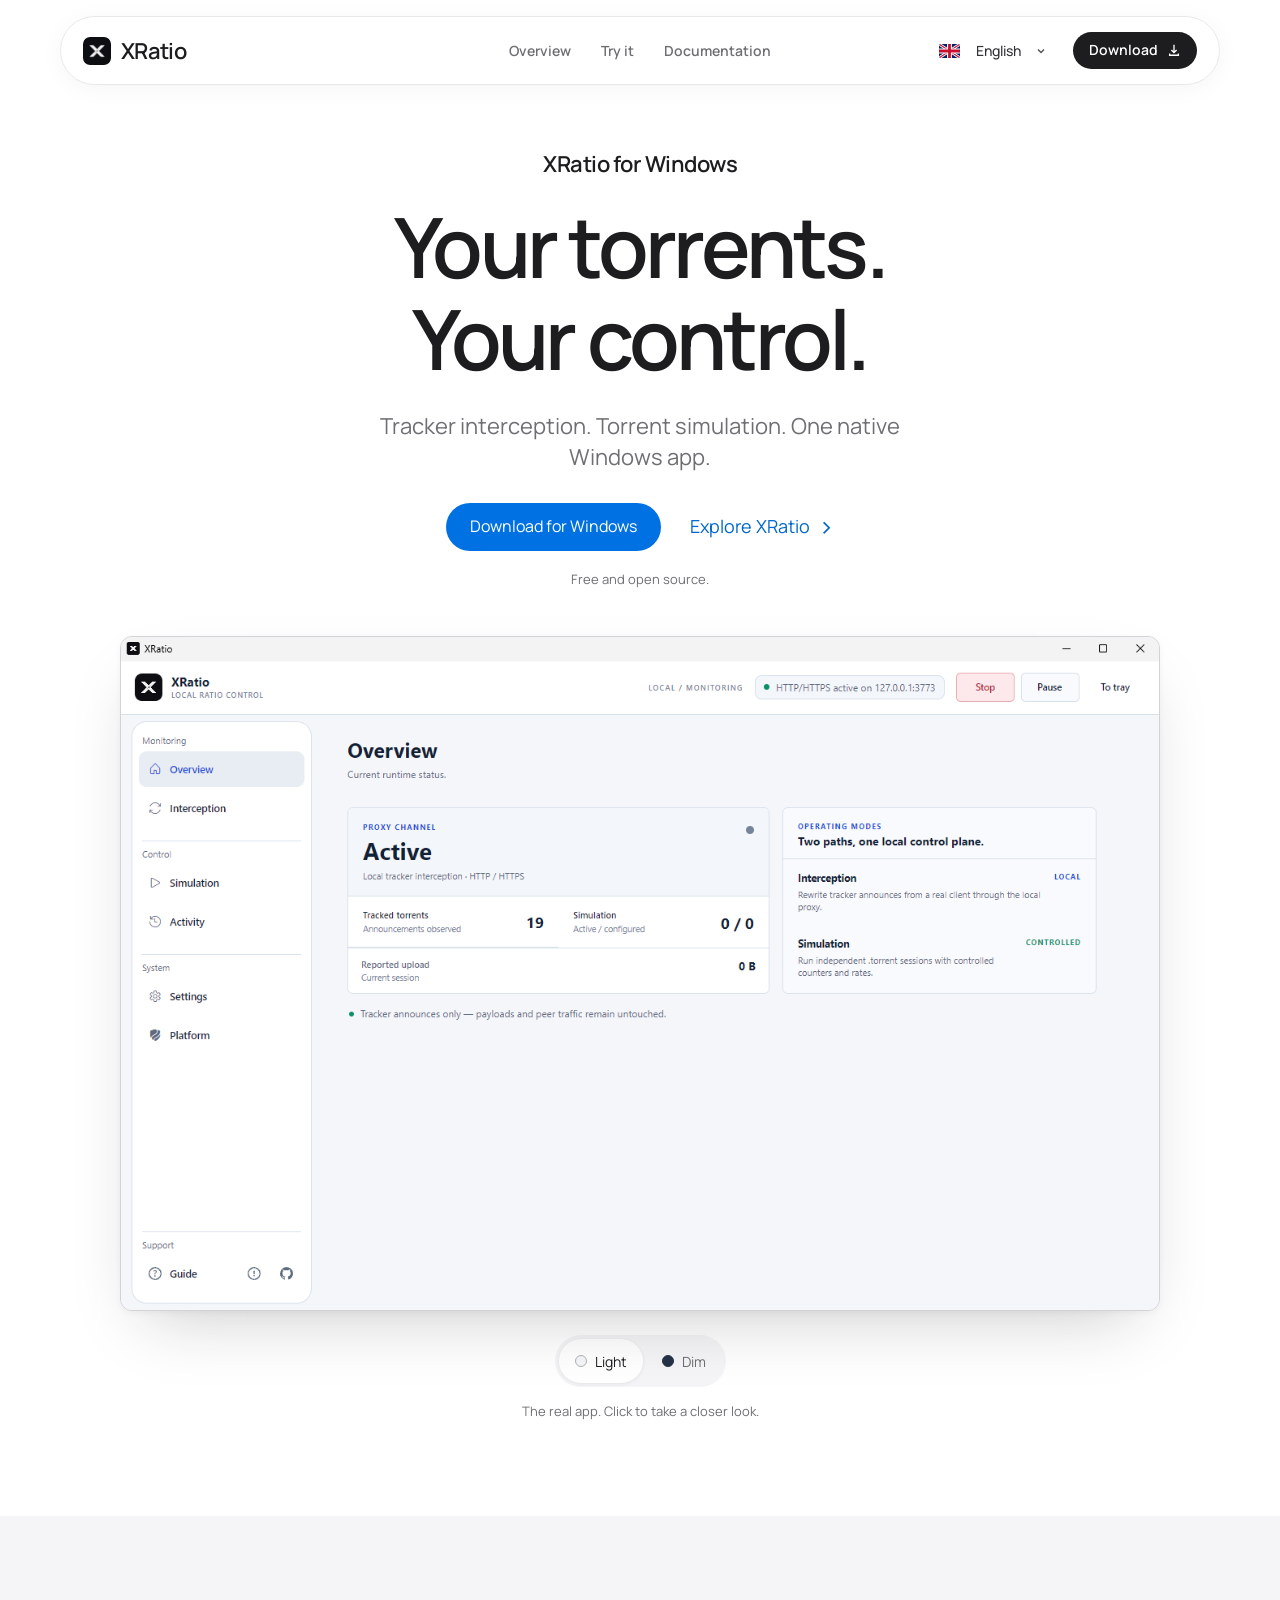
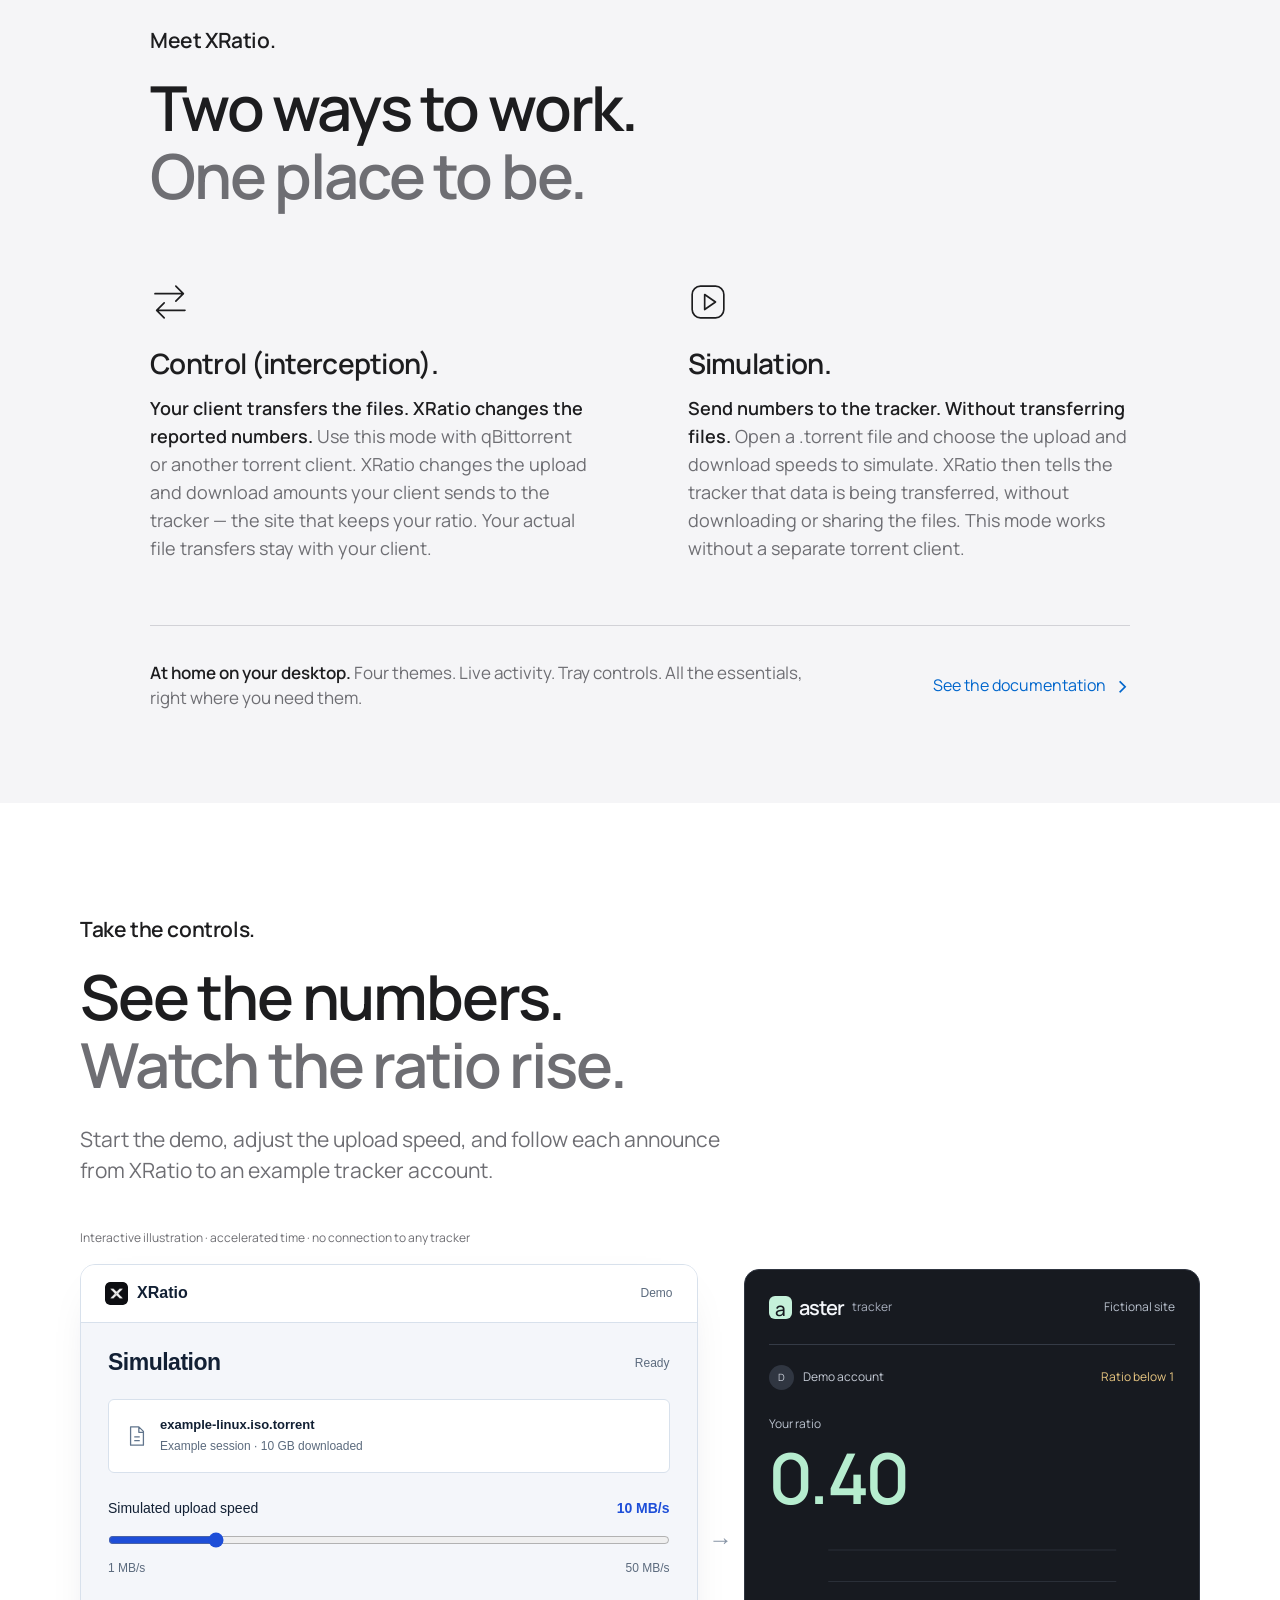
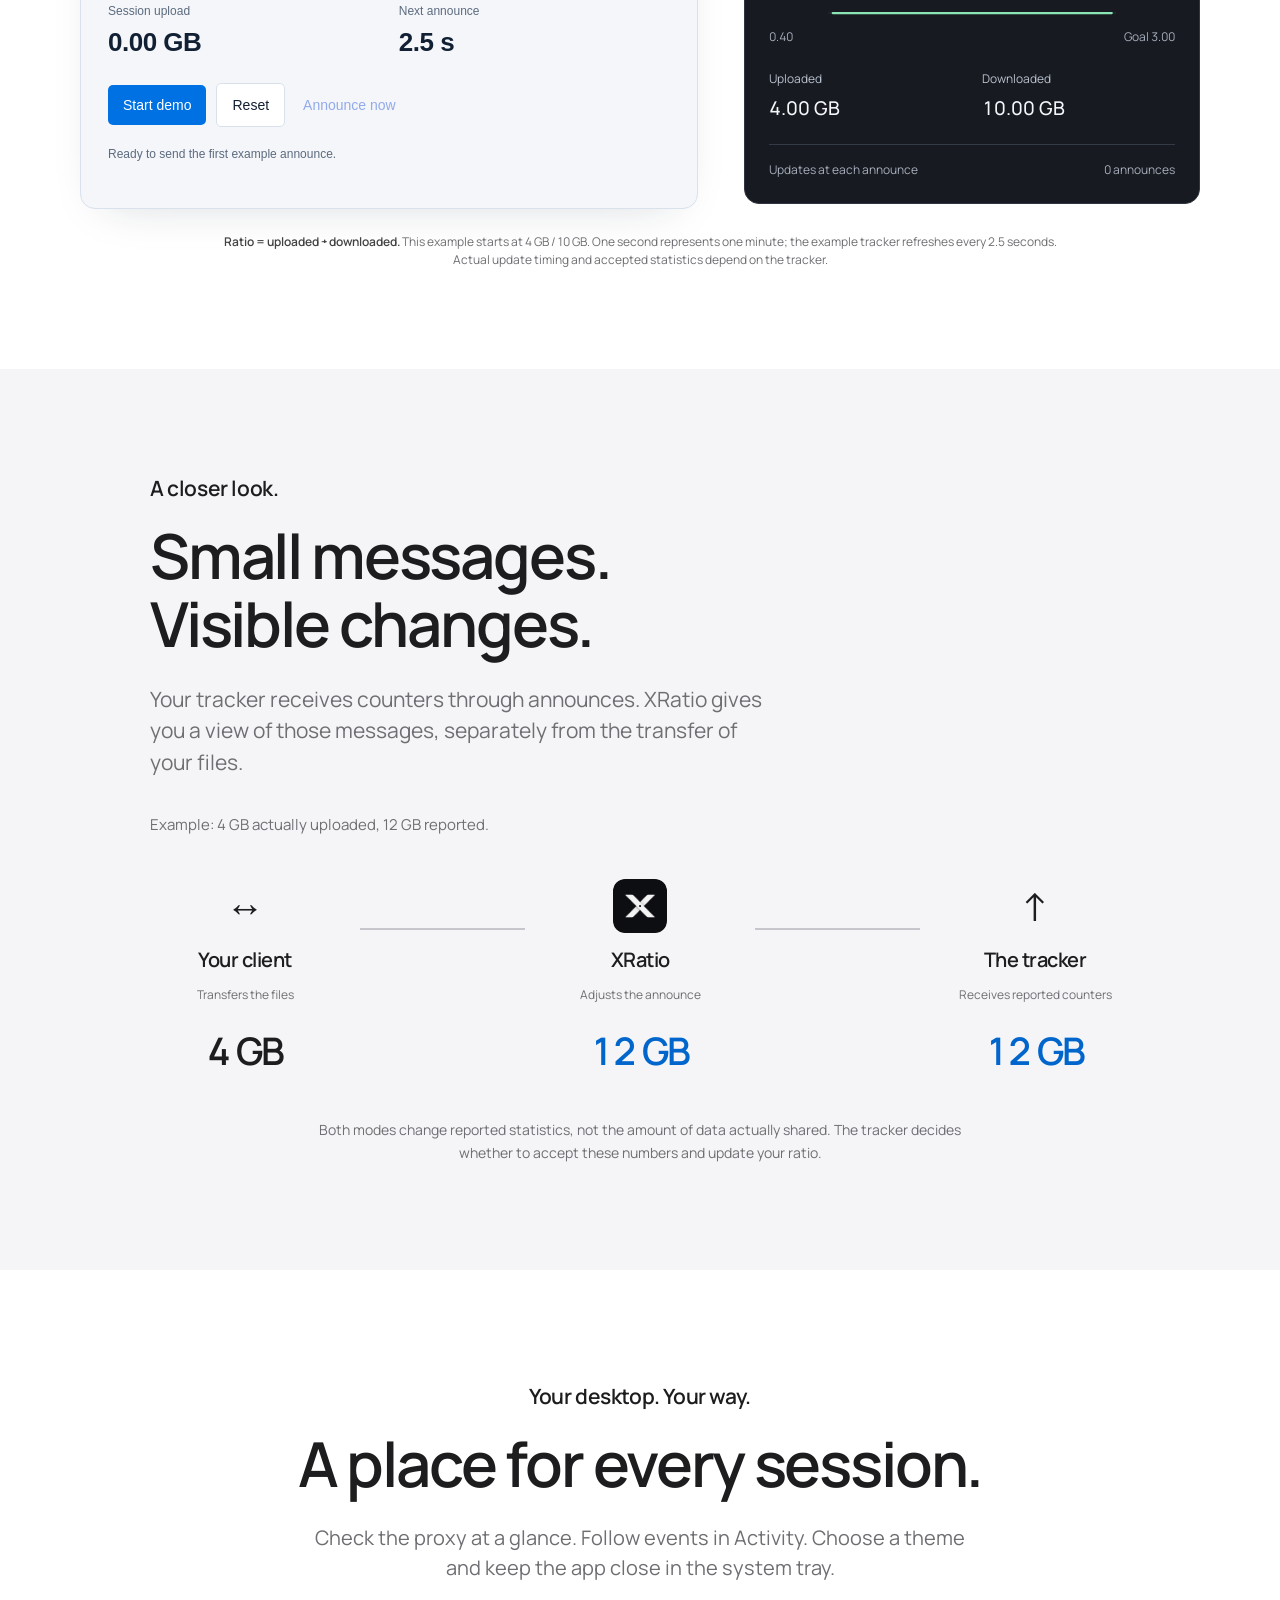
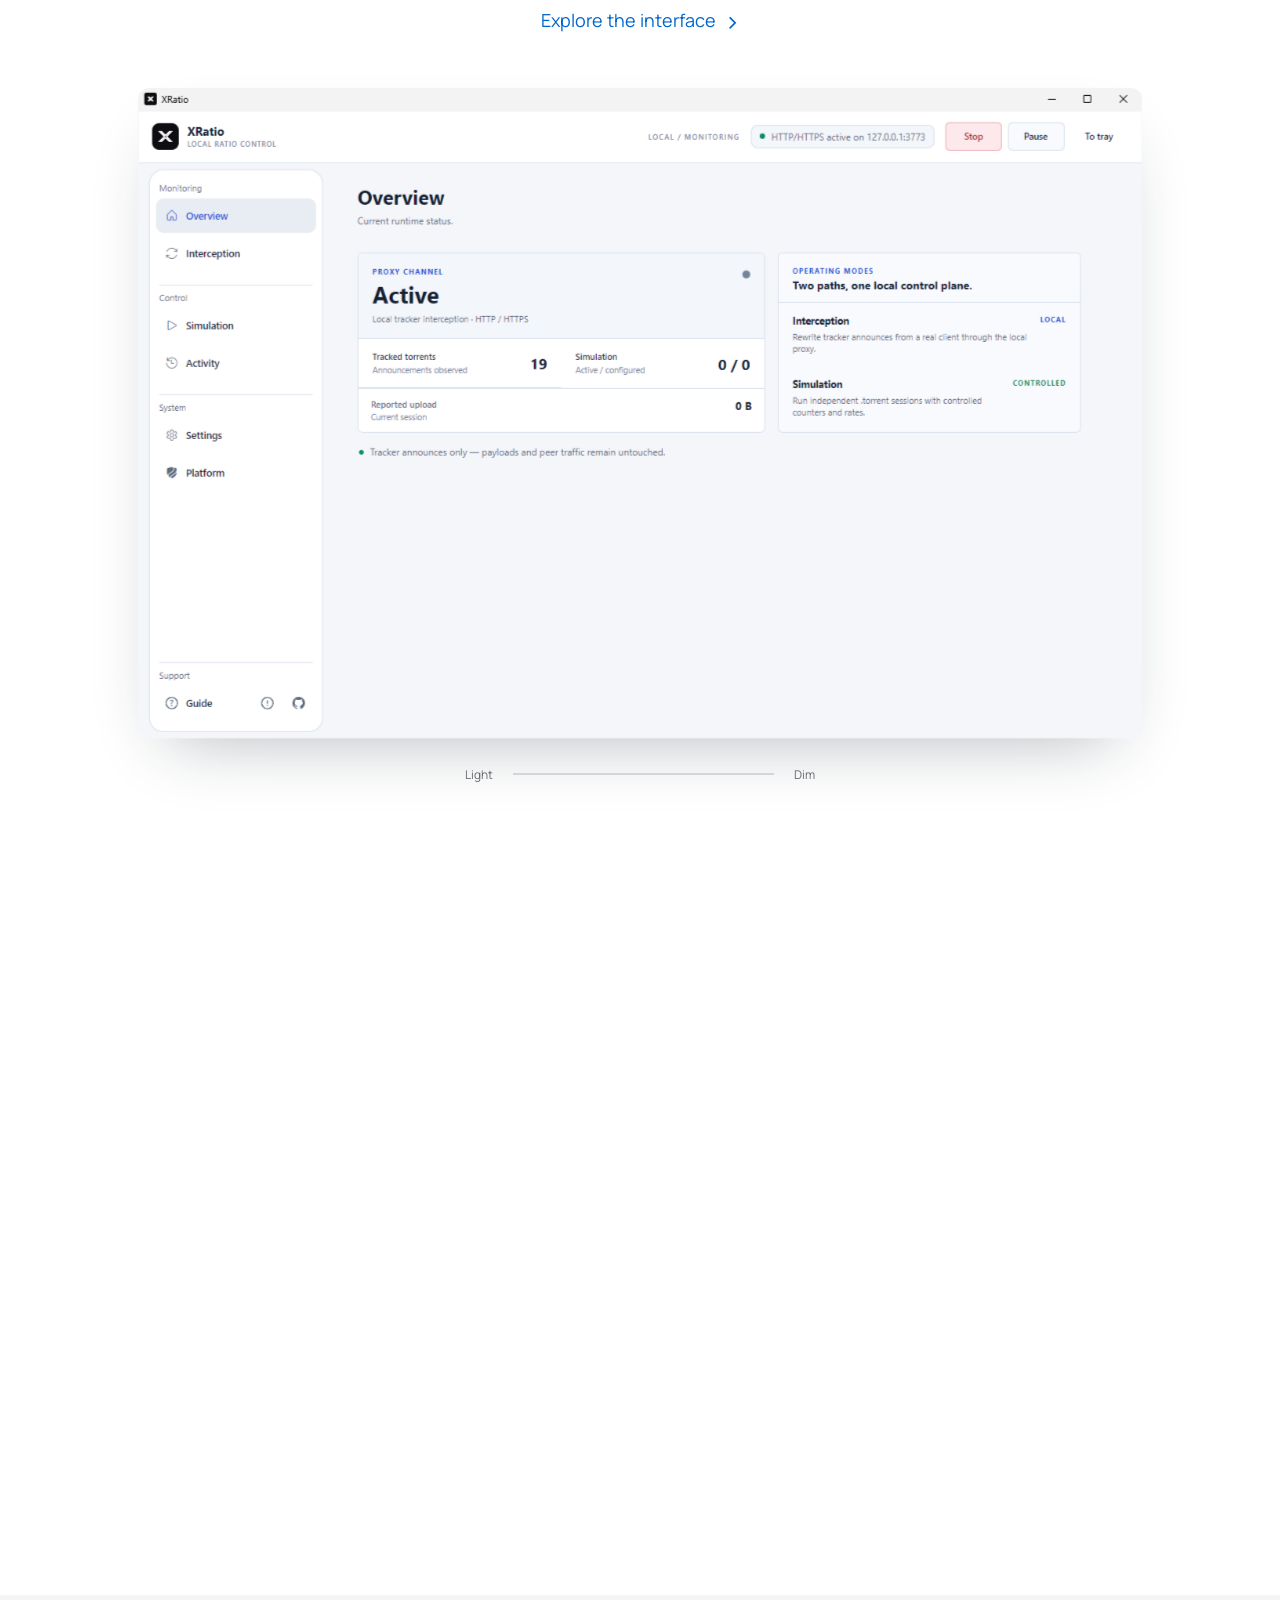
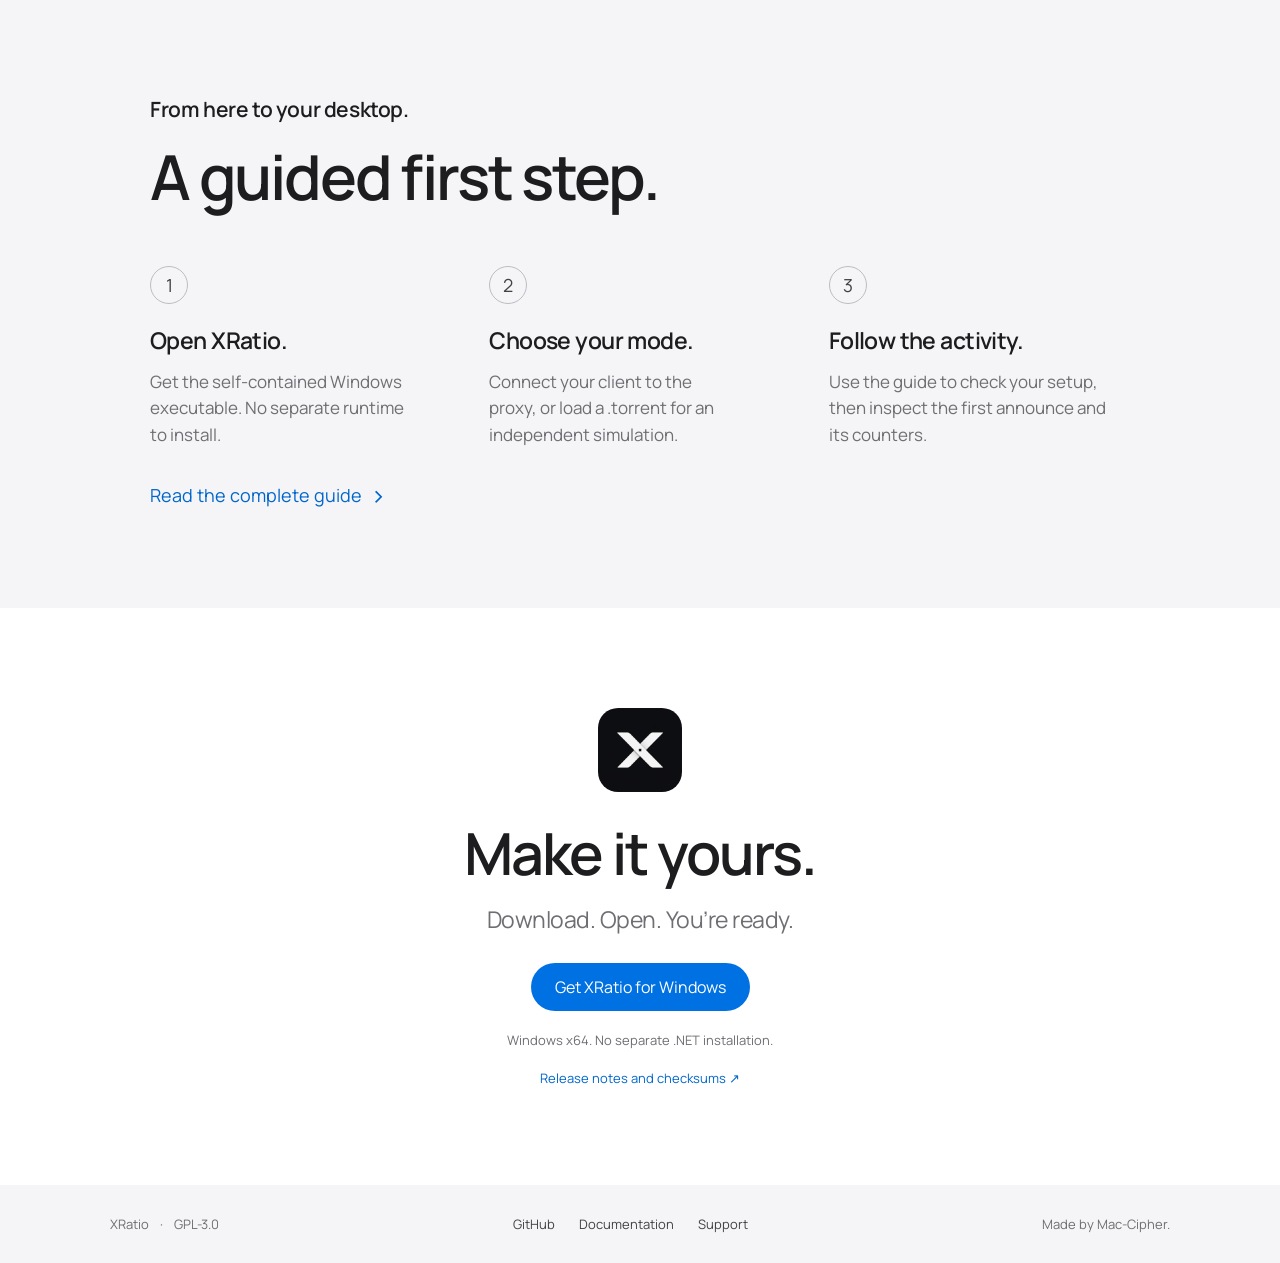
<file: docs/index.html>
<!doctype html>
<html lang="en">
<head>
  <meta charset="utf-8">
  <meta name="viewport" content="width=device-width, initial-scale=1">
  <meta name="theme-color" content="#ffffff">
  <meta name="description" content="XRatio brings local tracker interception and independent torrent simulation to one native Windows app.">
  <meta property="og:title" content="XRatio — Your torrents. Your control.">
  <meta property="og:description" content="Local tracker interception and independent simulation. Free and open source, for Windows.">
  <meta property="og:type" content="website">
  <meta property="og:image" content="https://xratio.vercel.app/screenshots/overview-light.png">
  <link rel="canonical" href="https://xratio.vercel.app/">
  <link rel="icon" href="assets/xratio-icon.png">
  <link rel="stylesheet" href="styles.css?v=20260927-better2">
  <link rel="stylesheet" href="extended.css?v=20260927-better2">
  <script src="locales.js?v=20260906-motion" defer></script><script src="script.js?v=20260927-better2" defer></script>
  <script src="demo-model.js?v=20260906-motion" defer></script>
  <script src="demo.js?v=20260906-motion" defer></script><script src="motion.js?v=20260906-motion" defer></script>
  <title>XRatio — Your torrents. Your control.</title>
</head>
<body>
  <a class="skip" href="#main" data-en="Skip to content" data-fr="Aller au contenu">Skip to content</a>
  <header class="header">
    <nav class="navigation" aria-label="Main navigation">
      <a class="brand" href="index.html" aria-label="XRatio"><img src="assets/xratio-icon.png" width="28" height="28" alt="">XRatio</a>
      <div class="nav-links" id="site-links">
        <a class="nav-link" href="#features" data-en="Overview" data-fr="Présentation">Overview</a>
        <a class="nav-link" href="#demo" data-en="Try it" data-fr="Essayer">Try it</a>
        <a class="nav-link documentation-nav" href="documentation.html" data-en="Documentation" data-fr="Documentation">Documentation</a>
      </div>
      <div class="nav-actions">
        <label class="languages">
          <img class="language-flag" src="assets/flags/en.svg" width="21" height="14" alt="" aria-hidden="true">
          <select id="language-select" aria-label="Choose language">
            <option value="en">English</option><option value="fr">Français</option><option value="es">Español</option><option value="de">Deutsch</option>
          </select>
          <svg class="select-chevron" viewBox="0 0 12 12" width="12" height="12" fill="none" stroke="currentColor" stroke-width="1.5" aria-hidden="true"><path d="m3 4.5 3 3 3-3"/></svg>
        </label>
        <a class="button nav-download" href="https://github.com/Mac-Cipher/XRatio/releases/latest/download/XRatio.exe"><span data-en="Download" data-fr="Télécharger">Download</span><svg viewBox="0 0 16 16" width="14" height="14" fill="none" stroke="currentColor" stroke-width="1.5" aria-hidden="true"><path d="M8 2v9m-3-3 3 3 3-3M3 12v2h10v-2"/></svg></a>
        <button class="nav-toggle" aria-expanded="false" aria-controls="site-links" aria-label="Menu"><span></span><span></span></button>
      </div>
    </nav>
  </header>
  <main id="main" tabindex="-1">
    <section class="hero" id="overview">
      <p class="product-name" data-en="XRatio for Windows" data-fr="XRatio pour Windows">XRatio for Windows</p>
      <h1><span data-en="Your torrents." data-fr="Vos torrents.">Your torrents.</span><span data-en="Your control." data-fr="Votre contrôle.">Your control.</span></h1>
      <p class="hero-description" data-en="Tracker interception. Torrent simulation. One native Windows app." data-fr="Interception et simulation de torrents. Une seule application Windows.">Tracker interception. Torrent simulation. One native Windows app.</p>

      <div class="hero-actions"><a class="button" href="https://github.com/Mac-Cipher/XRatio/releases/latest/download/XRatio.exe" data-en="Download for Windows" data-fr="Télécharger pour Windows">Download for Windows</a><a class="learn-link" href="#features"><span data-en="Explore XRatio" data-fr="Découvrir XRatio">Explore XRatio</span><span aria-hidden="true">›</span></a></div>
      <p class="hero-note" data-en="Free and open source." data-fr="Gratuit et open source.">Free and open source.</p>
      <div class="product-stage">
        <button type="button" class="product-window" data-open-preview aria-label="Enlarge application screenshot"><img id="screenshot" src="screenshots/overview-light.png" width="1279" height="830" alt="XRatio application in the light theme" fetchpriority="high"></button>
      </div>
      <div class="appearance"><div class="theme-switch" role="group" aria-label="Preview theme"><button data-theme="light" aria-pressed="true"><span class="swatch light" aria-hidden="true"></span><span data-en="Light" data-fr="Clair">Light</span></button><button data-theme="dim" aria-pressed="false"><span class="swatch dim" aria-hidden="true"></span><span data-en="Dim" data-fr="Tamisé">Dim</span></button></div><p data-en="The real app. Click to take a closer look." data-fr="La vraie application. Cliquez pour la voir de plus près.">The real app. Click to take a closer look.</p></div>
    </section>
    <section class="features" id="features">
      <div class="content-width">
        <div class="feature-heading"><p class="eyebrow" data-en="Meet XRatio." data-fr="Voici XRatio.">Meet XRatio.</p><h2><span data-en="Two ways to work." data-fr="Deux façons de faire.">Two ways to work.</span><span class="subtle" data-en="One place to be." data-fr="Une seule application.">One place to be.</span></h2></div>
        <div class="feature-pair">
          <article><svg class="feature-icon" viewBox="0 0 48 48" aria-hidden="true"><path d="M6 14h34M31 5l9 9-9 9M42 34H8m9-9-9 9 9 9"/></svg><h3 data-en="Control (interception)." data-fr="Contrôle (interception).">Control (interception).</h3><p><strong data-en="Your client transfers the files. XRatio changes the reported numbers." data-fr="Votre client transfère les fichiers. XRatio change les chiffres déclarés.">Your client transfers the files. XRatio changes the reported numbers.</strong> <span data-en="Use this mode with qBittorrent or another torrent client. XRatio changes the upload and download amounts your client sends to the tracker — the site that keeps your ratio. Your actual file transfers stay with your client." data-fr="Utilisez ce mode avec qBittorrent ou un autre client torrent. XRatio modifie les quantités envoyées et téléchargées que votre client déclare au tracker, le site qui calcule votre ratio. Votre client continue à gérer les vrais transferts de fichiers.">Use this mode with qBittorrent or another torrent client. XRatio changes the upload and download amounts your client sends to the tracker — the site that keeps your ratio. Your actual file transfers stay with your client.</span></p></article>
          <article><svg class="feature-icon" viewBox="0 0 48 48" aria-hidden="true"><rect x="5" y="5" width="38" height="38" rx="10"/><path d="m20 15 13 9-13 9Z"/></svg><h3>Simulation.</h3><p><strong data-en="Send numbers to the tracker. Without transferring files." data-fr="Envoyez des chiffres au tracker. Sans transférer de fichiers.">Send numbers to the tracker. Without transferring files.</strong> <span data-en="Open a .torrent file and choose the upload and download speeds to simulate. XRatio then tells the tracker that data is being transferred, without downloading or sharing the files. This mode works without a separate torrent client." data-fr="Ouvrez un fichier .torrent et choisissez les débits d’envoi et de téléchargement à simuler. XRatio indique alors au tracker que des données sont transférées, sans télécharger ni partager les fichiers. Ce mode fonctionne sans autre client torrent.">Open a .torrent file and choose the upload and download speeds to simulate. XRatio then tells the tracker that data is being transferred, without downloading or sharing the files. This mode works without a separate torrent client.</span></p></article>
        </div>
        <div class="desktop-note"><p><strong data-en="At home on your desktop." data-fr="À sa place sur votre bureau.">At home on your desktop.</strong> <span data-en="Four themes. Live activity. Tray controls. All the essentials, right where you need them." data-fr="Quatre thèmes. Un journal d’activité. Des commandes dans la barre des tâches. L’essentiel, à portée de main.">Four themes. Live activity. Tray controls. All the essentials, right where you need them.</span></p><a class="learn-link" data-doc href="documentation.html"><span data-en="See the documentation" data-fr="Consulter la documentation">See the documentation</span><span aria-hidden="true">›</span></a></div>
      </div>
    </section>
    <section class="demo-section" id="demo">
      <div class="wide-content">
        <div class="section-intro reveal"><p class="eyebrow" data-en="Take the controls." data-fr="Prenez les commandes.">Take the controls.</p><h2><span data-en="See the numbers." data-fr="Voyez les chiffres.">See the numbers.</span><br><span class="subtle" data-en="Watch the ratio rise." data-fr="Et le ratio monter.">Watch the ratio rise.</span></h2><p class="section-description" data-en="Start the demo, adjust the upload speed, and follow each announce from XRatio to an example tracker account." data-fr="Lancez la démo, ajustez le débit d’envoi et suivez chaque annonce de XRatio jusqu’à un compte de tracker d’exemple.">Start the demo, adjust the upload speed, and follow each announce from XRatio to an example tracker account.</p></div>
        <p class="demo-disclosure" data-en="Interactive illustration · accelerated time · no connection to any tracker" data-fr="Illustration interactive · temps accéléré · aucune connexion à un tracker">Interactive illustration · accelerated time · no connection to any tracker</p>
        <div class="demo-layout" data-demo>
          <div class="demo-app">
            <div class="demo-titlebar"><span><img src="assets/xratio-icon.png" width="23" height="23" alt="">XRatio</span><span class="demo-tag" data-en="Demo" data-fr="Démo">Demo</span></div>
            <div class="demo-app-body"><div class="demo-view-heading"><h3>Simulation</h3><span class="session-state" id="demo-state">Ready</span></div>
              <div class="demo-torrent"><svg viewBox="0 0 24 24" aria-hidden="true"><path d="M5 2h9l5 5v15H5zM14 2v6h5M9 13h6M9 17h6"/></svg><div><strong>example-linux.iso.torrent</strong><span data-en="Example session · 10 GB downloaded" data-fr="Session d’exemple · 10 Go téléchargés">Example session · 10 GB downloaded</span></div></div>
              <label class="speed-label" for="demo-speed"><span data-en="Simulated upload speed" data-fr="Débit d’envoi simulé">Simulated upload speed</span><output id="demo-speed-value" for="demo-speed">10 MB/s</output></label>
              <input type="range" id="demo-speed" min="1" max="50" step="1" value="10">
              <div class="speed-scale"><span>1 <span data-en="MB/s" data-fr="Mo/s">MB/s</span></span><span>50 <span data-en="MB/s" data-fr="Mo/s">MB/s</span></span></div>
              <div class="demo-counters"><div><span data-en="Session upload" data-fr="Envoi de la session">Session upload</span><strong id="demo-upload">0.00 GB</strong></div><div><span data-en="Next announce" data-fr="Prochaine annonce">Next announce</span><strong id="demo-countdown">2.5 s</strong></div></div>
              <div class="demo-controls"><button class="button" id="demo-toggle" type="button">Start demo</button><button class="demo-reset" id="demo-reset" type="button" data-en="Reset" data-fr="Réinitialiser">Reset</button><button class="demo-announce" id="demo-announce" type="button" disabled data-en="Announce now" data-fr="Annoncer maintenant">Announce now</button></div>
              <p class="demo-event" id="demo-event" role="status">Ready to send the first example announce.</p>
            </div>
          </div>
          <div class="announce-bridge" aria-hidden="true"><span>→</span><i></i></div>
          <div class="tracker-card">
            <div class="tracker-header"><strong><span class="tracker-mark" aria-hidden="true">a</span>aster<span class="tracker-word">tracker</span></strong><span data-en="Fictional site" data-fr="Site fictif">Fictional site</span></div>
            <div class="tracker-account"><span class="avatar" aria-hidden="true">D</span><span data-en="Demo account" data-fr="Compte démo">Demo account</span><span class="tracker-badge" id="tracker-badge">Ratio below 1</span></div>
            <div class="tracker-ratio-label" data-en="Your ratio" data-fr="Votre ratio">Your ratio</div><div class="tracker-ratio" id="tracker-ratio">0.40</div>
            <div class="ratio-history"><svg viewBox="0 0 320 100" role="img" aria-label="Example ratio history" id="ratio-chart"><path class="chart-grid" d="M0 20h320M0 55h320M0 90h320"/><polyline id="ratio-line" points="0,90 320,90"/></svg><span><span>0.40</span><span data-en="Goal 3.00" data-fr="Objectif 3,00">Goal 3.00</span></span></div>
            <div class="tracker-totals"><div><span data-en="Uploaded" data-fr="Envoyé">Uploaded</span><strong id="tracker-upload">4.00 GB</strong></div><div><span data-en="Downloaded" data-fr="Téléchargé">Downloaded</span><strong id="tracker-download">10.00 GB</strong></div></div>
            <div class="tracker-footer"><span data-en="Updates at each announce" data-fr="Mis à jour à chaque annonce">Updates at each announce</span><span id="tracker-announces">0 announces</span></div>
          </div>
        </div>
        <p class="demo-explanation"><strong data-en="Ratio = uploaded ÷ downloaded." data-fr="Ratio = envoyé ÷ téléchargé.">Ratio = uploaded ÷ downloaded.</strong> <span data-en="This example starts at 4 GB / 10 GB. One second represents one minute; the example tracker refreshes every 2.5 seconds. Actual update timing and accepted statistics depend on the tracker." data-fr="Cet exemple démarre à 4 Go / 10 Go. Une seconde représente une minute ; le tracker d’exemple se met à jour toutes les 2,5 secondes. Les délais et statistiques acceptées dépendent du tracker réel.">This example starts at 4 GB / 10 GB. One second represents one minute; the example tracker refreshes every 2.5 seconds. Actual update timing and accepted statistics depend on the tracker.</span></p>
        <noscript><p class="demo-explanation">Enable JavaScript to use this local demo. / Activez JavaScript pour utiliser cette démo locale.</p></noscript>
      </div>
    </section>
    <section class="announce-story">
      <div class="content-width"><div class="section-intro reveal"><p class="eyebrow" data-en="A closer look." data-fr="Un peu plus près.">A closer look.</p><h2 data-en="Small messages. Visible changes." data-fr="De petits messages. Des changements visibles.">Small messages. Visible changes.</h2><p class="section-description" data-en="Your tracker receives counters through announces. XRatio gives you a view of those messages, separately from the transfer of your files." data-fr="Votre tracker reçoit des compteurs par des annonces. XRatio permet d’observer ces messages, séparément du transfert de vos fichiers.">Your tracker receives counters through announces. XRatio gives you a view of those messages, separately from the transfer of your files.</p></div>
        <p class="flow-example" data-en="Example: 4 GB actually uploaded, 12 GB reported." data-fr="Exemple : 4 Go réellement envoyés, 12 Go déclarés.">Example: 4 GB actually uploaded, 12 GB reported.</p><div class="message-flow reveal"><div><span class="flow-symbol" aria-hidden="true">↔</span><strong data-en="Your client" data-fr="Votre client">Your client</strong><small data-en="Transfers the files" data-fr="Transfère les fichiers">Transfers the files</small><output aria-live="off" class="flow-number">4 GB</output></div><span class="flow-connection" aria-hidden="true"></span><div><img src="assets/xratio-icon.png" alt="" width="54" height="54" loading="lazy"><strong>XRatio</strong><small data-en="Adjusts the announce" data-fr="Ajuste l’annonce">Adjusts the announce</small><output aria-live="off" class="flow-number" data-flow-adjusted>12 GB</output></div><span class="flow-connection" aria-hidden="true"></span><div><span class="flow-symbol" aria-hidden="true">↑</span><strong data-en="The tracker" data-fr="Le tracker">The tracker</strong><small data-en="Receives reported counters" data-fr="Reçoit les compteurs rapportés">Receives reported counters</small><output aria-live="off" class="flow-number" data-flow-received>12 GB</output></div></div>
        <p class="story-caption" data-en="Both modes change reported statistics, not the amount of data actually shared. The tracker decides whether to accept these numbers and update your ratio." data-fr="Dans les deux modes, les chiffres déclarés peuvent être différents des données réellement partagées. Le tracker décide s’il accepte ces chiffres et met à jour votre ratio.">Both modes change reported statistics, not the amount of data actually shared. The tracker decides whether to accept these numbers and update your ratio.</p>
      </div>
    </section>
    <section class="personal-section" id="appearance"><div class="wide-content personal-layout"><div class="reveal"><p class="eyebrow" data-en="Your desktop. Your way." data-fr="Votre bureau. À votre façon.">Your desktop. Your way.</p><h2 data-en="A place for every session." data-fr="Une place pour chaque session.">A place for every session.</h2><p class="section-description" data-en="Check the proxy at a glance. Follow events in Activity. Choose a theme and keep the app close in the system tray." data-fr="Vérifiez le proxy en un regard. Suivez les événements dans Activité. Choisissez un thème et gardez l’application à portée de main dans la zone de notification.">Check the proxy at a glance. Follow events in Activity. Choose a theme and keep the app close in the system tray.</p><a class="learn-link" href="documentation.html#interface"><span data-en="Explore the interface" data-fr="Explorer l’interface">Explore the interface</span><span aria-hidden="true">›</span></a></div><div class="gallery-scroll"><div class="gallery-sticky"><div class="detail-screenshot"><img src="screenshots/overview-dim-theme.png" alt="XRatio dim theme overview" data-en-alt="XRatio dim theme overview" data-fr-alt="Vue d’ensemble de XRatio en thème tamisé" width="1296" height="839" loading="lazy"><img class="gallery-light" src="screenshots/overview-light.png" alt="" aria-hidden="true" width="1279" height="830" loading="lazy"></div><div class="gallery-timeline" aria-hidden="true"><span data-en="Light" data-fr="Clair">Light</span><div><i></i></div><span data-en="Dim" data-fr="Tamisé">Dim</span></div></div></div></div></section>
    <section class="getting-started"><div class="content-width"><div class="section-intro reveal"><p class="eyebrow" data-en="From here to your desktop." data-fr="D’ici à votre bureau.">From here to your desktop.</p><h2 data-en="A guided first step." data-fr="Un premier pas guidé.">A guided first step.</h2></div><ol class="onboarding-steps"><li class="reveal"><span>1</span><h3 data-en="Open XRatio." data-fr="Ouvrez XRatio.">Open XRatio.</h3><p data-en="Get the self-contained Windows executable. No separate runtime to install." data-fr="Récupérez l’exécutable Windows autonome. Aucun environnement séparé à installer.">Get the self-contained Windows executable. No separate runtime to install.</p></li><li class="reveal"><span>2</span><h3 data-en="Choose your mode." data-fr="Choisissez votre mode.">Choose your mode.</h3><p data-en="Connect your client to the proxy, or load a .torrent for an independent simulation." data-fr="Connectez votre client au proxy, ou chargez un .torrent pour une simulation indépendante.">Connect your client to the proxy, or load a .torrent for an independent simulation.</p></li><li class="reveal"><span>3</span><h3 data-en="Follow the activity." data-fr="Suivez l’activité.">Follow the activity.</h3><p data-en="Use the guide to check your setup, then inspect the first announce and its counters." data-fr="Vérifiez la configuration avec le guide, puis consultez la première annonce et ses compteurs.">Use the guide to check your setup, then inspect the first announce and its counters.</p></li></ol><a class="learn-link" href="documentation.html"><span data-en="Read the complete guide" data-fr="Lire le guide complet">Read the complete guide</span><span aria-hidden="true">›</span></a></div></section>
    <section class="get-app" id="download">
      <img class="app-icon" src="assets/xratio-icon.png" alt="" width="84" height="84" loading="lazy">
      <h2 data-en="Make it yours." data-fr="À vous de jouer.">Make it yours.</h2>
      <p data-en="Download. Open. You’re ready." data-fr="Téléchargez. Ouvrez. C’est prêt.">Download. Open. You’re ready.</p>
      <a class="button" href="https://github.com/Mac-Cipher/XRatio/releases/latest/download/XRatio.exe" data-en="Get XRatio for Windows" data-fr="Télécharger XRatio pour Windows">Get XRatio for Windows</a>
      <span class="requirements" data-en="Windows x64. No separate .NET installation." data-fr="Windows x64. Aucune installation de .NET nécessaire.">Windows x64. No separate .NET installation.</span>
      <a class="release-link" href="https://github.com/Mac-Cipher/XRatio/releases/latest" data-en="Release notes and checksums ↗" data-fr="Notes de version et empreintes ↗">Release notes and checksums ↗</a>
    </section>
  </main>
  <footer><div class="footer-inner"><span>XRatio <span class="footer-dot">·</span> GPL-3.0</span><div><a href="https://github.com/Mac-Cipher/XRatio">GitHub</a><a data-doc href="documentation.html" data-en="Documentation" data-fr="Documentation">Documentation</a><a href="https://github.com/Mac-Cipher/XRatio/issues" data-en="Support" data-fr="Assistance">Support</a></div><span data-en="Made by Mac-Cipher." data-fr="Créé par Mac-Cipher.">Made by Mac-Cipher.</span></div></footer>
  <dialog id="preview-dialog" aria-label="Application screenshot"><button class="close-preview" type="button" data-close-preview aria-label="Close screenshot">×</button><img id="full-screenshot" src="screenshots/overview-light.png" width="1279" height="830" alt="Full XRatio screenshot"></dialog>
</body>
</html>
</file>
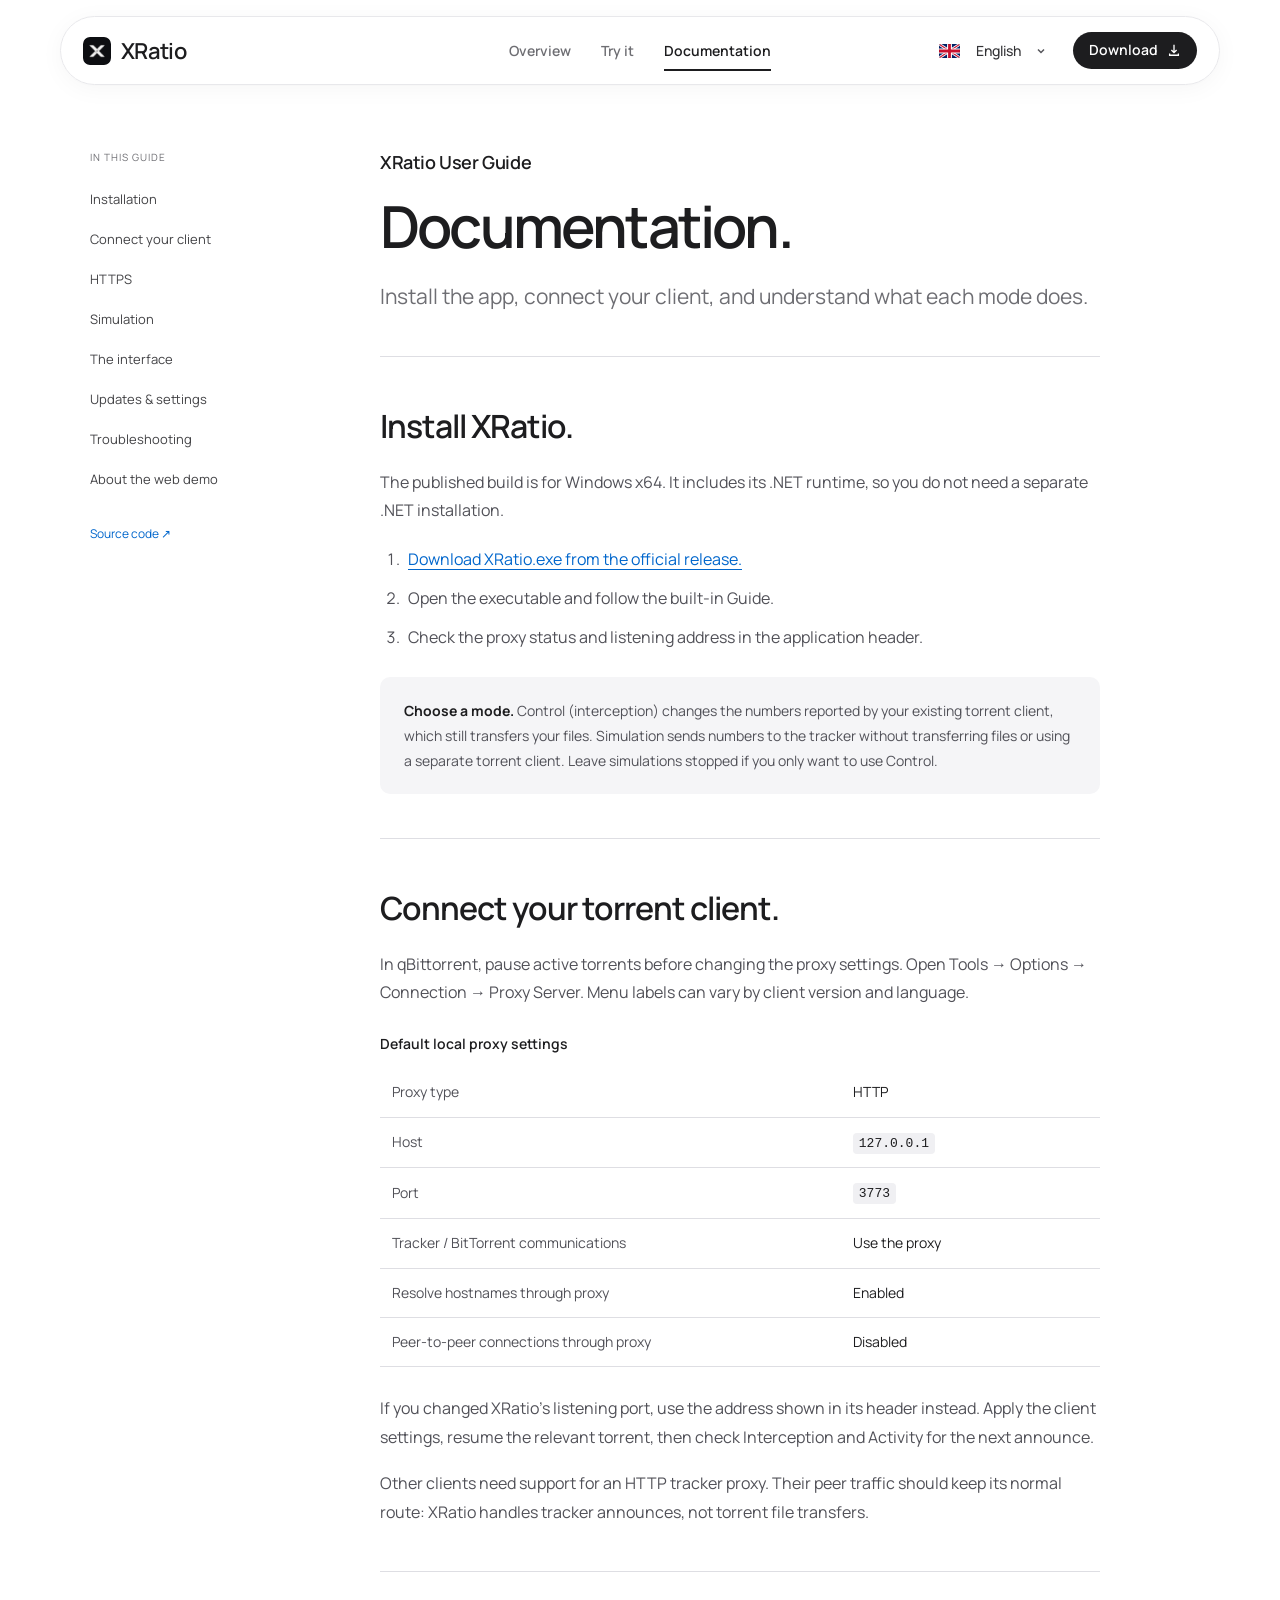
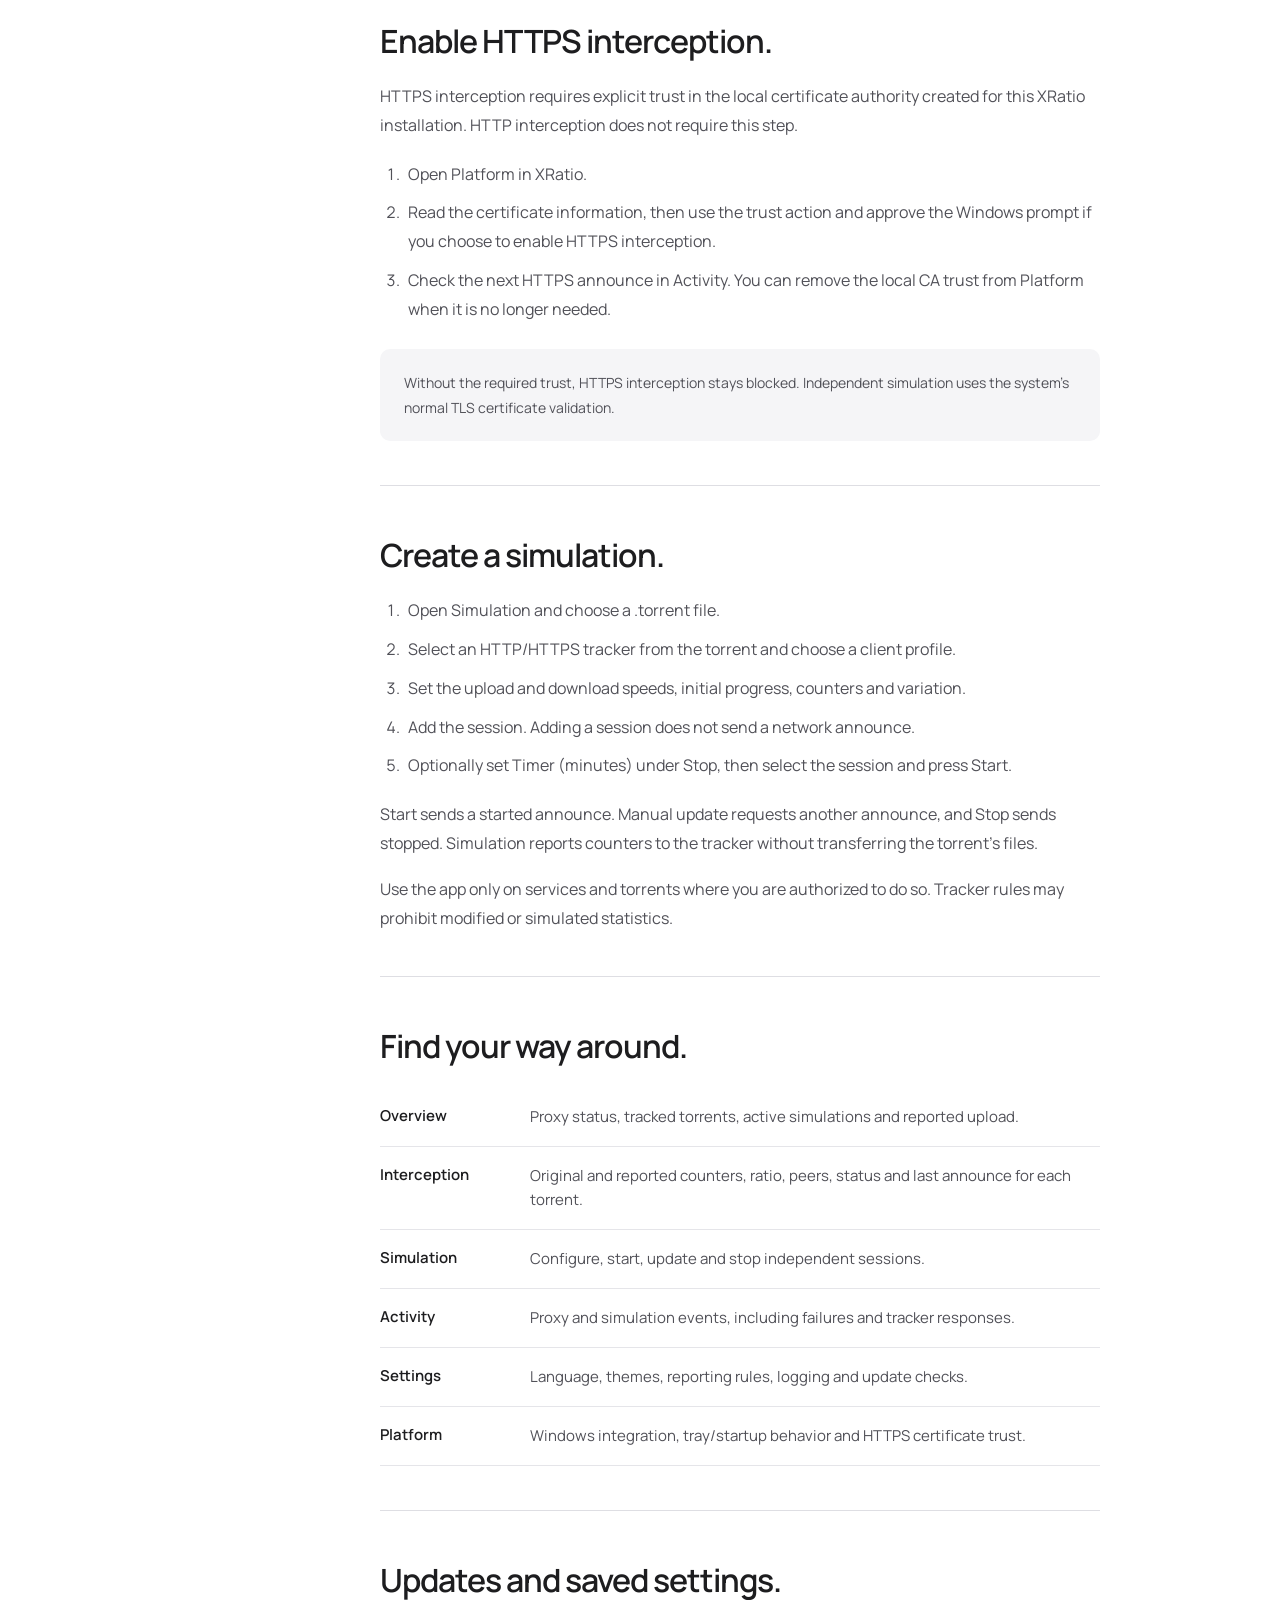
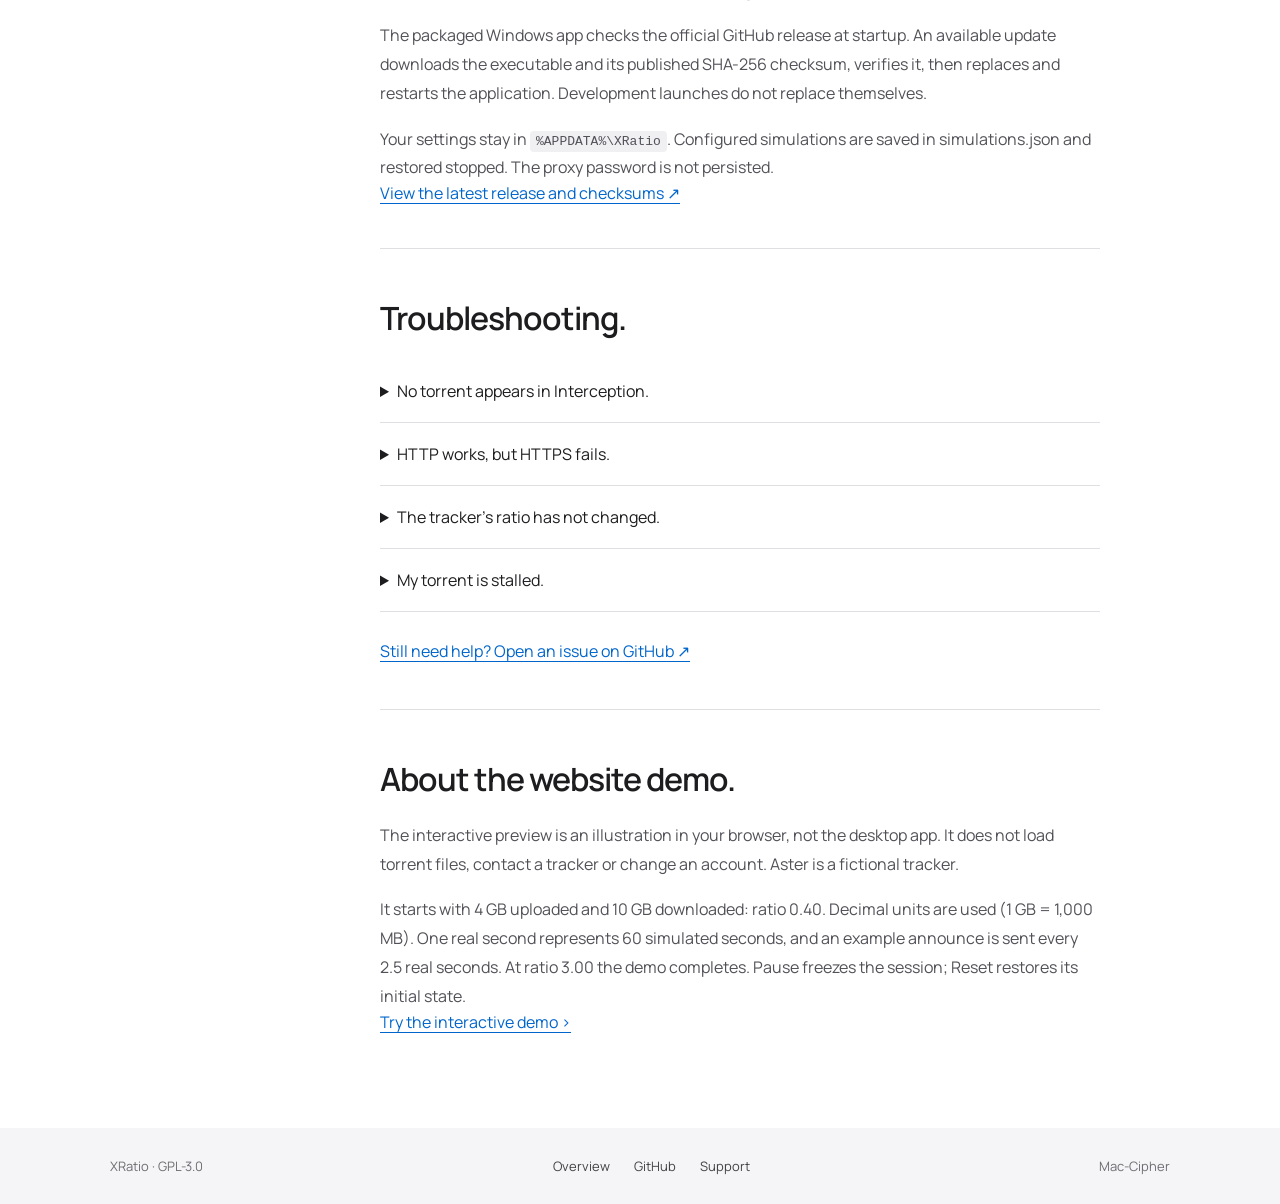
<file: docs/documentation.html>
<!doctype html>
<html lang="en" data-page="documentation">
<head>
  <meta charset="utf-8"><meta name="viewport" content="width=device-width, initial-scale=1">
  <meta name="theme-color" content="#ffffff">
  <meta name="description" content="Set up XRatio for Windows: installation, qBittorrent proxy, HTTPS, simulation and troubleshooting.">
  <meta property="og:title" content="Documentation — XRatio"><meta property="og:description" content="The XRatio setup and usage guide."><meta property="og:type" content="website">
  <link rel="canonical" href="https://xratio.vercel.app/documentation.html"><link rel="icon" href="assets/xratio-icon.png">
  <link rel="stylesheet" href="styles.css?v=20260927-better2"><link rel="stylesheet" href="extended.css?v=20260927-better2"><script src="locales.js?v=20260906-motion" defer></script><script src="script.js?v=20260927-better2" defer></script>
  <title>Documentation — XRatio</title>
</head>
<body>
  <a class="skip" href="#main" data-en="Skip to content" data-fr="Aller au contenu">Skip to content</a>
  <header class="header">
    <nav class="navigation" aria-label="Main navigation">
      <a class="brand" href="index.html" aria-label="XRatio"><img src="assets/xratio-icon.png" width="28" height="28" alt="">XRatio</a>
      <div class="nav-links" id="site-links">
        <a class="nav-link" href="index.html" data-en="Overview" data-fr="Présentation">Overview</a>
        <a class="nav-link" href="index.html#demo" data-en="Try it" data-fr="Essayer">Try it</a>
        <a class="nav-link documentation-nav" href="documentation.html" data-en="Documentation" data-fr="Documentation" aria-current="page">Documentation</a>
      </div>
      <div class="nav-actions">
        <label class="languages">
          <img class="language-flag" src="assets/flags/en.svg" width="21" height="14" alt="" aria-hidden="true">
          <select id="language-select" aria-label="Choose language">
            <option value="en">English</option><option value="fr">Français</option><option value="es">Español</option><option value="de">Deutsch</option>
          </select>
          <svg class="select-chevron" viewBox="0 0 12 12" width="12" height="12" fill="none" stroke="currentColor" stroke-width="1.5" aria-hidden="true"><path d="m3 4.5 3 3 3-3"/></svg>
        </label>
        <a class="button nav-download" href="https://github.com/Mac-Cipher/XRatio/releases/latest/download/XRatio.exe"><span data-en="Download" data-fr="Télécharger">Download</span><svg viewBox="0 0 16 16" width="14" height="14" fill="none" stroke="currentColor" stroke-width="1.5" aria-hidden="true"><path d="M8 2v9m-3-3 3 3 3-3M3 12v2h10v-2"/></svg></a>
        <button class="nav-toggle" aria-expanded="false" aria-controls="site-links" aria-label="Menu"><span></span><span></span></button>
      </div>
    </nav>
  </header>
  <div class="docs-shell">
    <aside class="docs-toc"><p data-en="IN THIS GUIDE" data-fr="DANS CE GUIDE">IN THIS GUIDE</p><nav aria-label="Documentation sections" data-en-label="Documentation sections" data-fr-label="Sections de la documentation"><a href="#installation" data-en="Installation" data-fr="Installation">Installation</a><a href="#proxy" data-en="Connect your client" data-fr="Connecter le client">Connect your client</a><a href="#https">HTTPS</a><a href="#simulation">Simulation</a><a href="#interface" data-en="The interface" data-fr="L’interface">The interface</a><a href="#updates" data-en="Updates & settings" data-fr="Mises à jour et réglages">Updates & settings</a><a href="#troubleshooting" data-en="Troubleshooting" data-fr="Dépannage">Troubleshooting</a><a href="#demo-notes" data-en="About the web demo" data-fr="À propos de la démo">About the web demo</a></nav><a class="docs-source" href="https://github.com/Mac-Cipher/XRatio" data-en="Source code ↗" data-fr="Code source ↗">Source code ↗</a></aside>
    <main id="main" class="docs-content" tabindex="-1">
      <div class="docs-intro"><p class="eyebrow" data-en="XRatio User Guide" data-fr="Guide utilisateur XRatio">XRatio User Guide</p><h1 data-en="Documentation." data-fr="Documentation.">Documentation.</h1><p data-en="Install the app, connect your client, and understand what each mode does." data-fr="Installez l’application, connectez votre client et découvrez le fonctionnement de chaque mode.">Install the app, connect your client, and understand what each mode does.</p></div>
      <section id="installation"><h2 data-en="Install XRatio." data-fr="Installer XRatio.">Install XRatio.</h2><p data-en="The published build is for Windows x64. It includes its .NET runtime, so you do not need a separate .NET installation." data-fr="La version publiée est destinée à Windows x64. Elle inclut son environnement .NET : aucune installation séparée de .NET n’est nécessaire.">The published build is for Windows x64. It includes its .NET runtime, so you do not need a separate .NET installation.</p><ol><li><a href="https://github.com/Mac-Cipher/XRatio/releases/latest/download/XRatio.exe" data-en="Download XRatio.exe from the official release." data-fr="Téléchargez XRatio.exe depuis la version officielle.">Download XRatio.exe from the official release.</a></li><li data-en="Open the executable and follow the built-in Guide." data-fr="Ouvrez l’exécutable et suivez le Guide intégré.">Open the executable and follow the built-in Guide.</li><li data-en="Check the proxy status and listening address in the application header." data-fr="Vérifiez l’état du proxy et son adresse d’écoute dans l’en-tête de l’application.">Check the proxy status and listening address in the application header.</li></ol><div class="doc-note"><strong data-en="Choose a mode." data-fr="Choisissez un mode.">Choose a mode.</strong> <span data-en="Control (interception) changes the numbers reported by your existing torrent client, which still transfers your files. Simulation sends numbers to the tracker without transferring files or using a separate torrent client. Leave simulations stopped if you only want to use Control." data-fr="Contrôle (interception) change les chiffres déclarés par votre client torrent, qui continue à transférer vos fichiers. Simulation envoie des chiffres au tracker sans transférer de fichiers et sans autre client torrent. Laissez les simulations arrêtées si vous souhaitez seulement utiliser Contrôle.">Control (interception) changes the numbers reported by your existing torrent client, which still transfers your files. Simulation sends numbers to the tracker without transferring files or using a separate torrent client. Leave simulations stopped if you only want to use Control.</span></div></section>
      <section id="proxy"><h2 data-en="Connect your torrent client." data-fr="Connecter votre client torrent.">Connect your torrent client.</h2><p data-en="In qBittorrent, pause active torrents before changing the proxy settings. Open Tools → Options → Connection → Proxy Server. Menu labels can vary by client version and language." data-fr="Dans qBittorrent, mettez les torrents actifs en pause avant de modifier le proxy. Ouvrez Outils → Options → Connexion → Serveur proxy. Les intitulés peuvent varier selon la version et la langue du client.">In qBittorrent, pause active torrents before changing the proxy settings. Open Tools → Options → Connection → Proxy Server. Menu labels can vary by client version and language.</p><div class="doc-table-wrap"><table><caption data-en="Default local proxy settings" data-fr="Paramètres du proxy local par défaut">Default local proxy settings</caption><tbody><tr><th scope="row" data-en="Proxy type" data-fr="Type de proxy">Proxy type</th><td>HTTP</td></tr><tr><th scope="row" data-en="Host" data-fr="Hôte">Host</th><td><code>127.0.0.1</code></td></tr><tr><th scope="row" data-en="Port" data-fr="Port">Port</th><td><code>3773</code></td></tr><tr><th scope="row" data-en="Tracker / BitTorrent communications" data-fr="Communications trackers / BitTorrent">Tracker / BitTorrent communications</th><td data-en="Use the proxy" data-fr="Utiliser le proxy">Use the proxy</td></tr><tr><th scope="row" data-en="Resolve hostnames through proxy" data-fr="Résoudre les noms d’hôtes via le proxy">Resolve hostnames through proxy</th><td data-en="Enabled" data-fr="Activé">Enabled</td></tr><tr><th scope="row" data-en="Peer-to-peer connections through proxy" data-fr="Connexions pair-à-pair via le proxy">Peer-to-peer connections through proxy</th><td data-en="Disabled" data-fr="Désactivé">Disabled</td></tr></tbody></table></div><p data-en="If you changed XRatio’s listening port, use the address shown in its header instead. Apply the client settings, resume the relevant torrent, then check Interception and Activity for the next announce." data-fr="Si vous avez modifié le port d’écoute de XRatio, utilisez l’adresse affichée dans son en-tête. Appliquez les réglages du client, reprenez le torrent concerné, puis vérifiez la prochaine annonce dans Interception et Activité.">If you changed XRatio’s listening port, use the address shown in its header instead. Apply the client settings, resume the relevant torrent, then check Interception and Activity for the next announce.</p><p data-en="Other clients need support for an HTTP tracker proxy. Their peer traffic should keep its normal route: XRatio handles tracker announces, not torrent file transfers." data-fr="Les autres clients doivent prendre en charge un proxy HTTP pour les trackers. Leur trafic pair-à-pair doit conserver son chemin normal : XRatio traite les annonces aux trackers, pas le transfert des fichiers torrent.">Other clients need support for an HTTP tracker proxy. Their peer traffic should keep its normal route: XRatio handles tracker announces, not torrent file transfers.</p></section>
      <section id="https"><h2 data-en="Enable HTTPS interception." data-fr="Activer l’interception HTTPS.">Enable HTTPS interception.</h2><p data-en="HTTPS interception requires explicit trust in the local certificate authority created for this XRatio installation. HTTP interception does not require this step." data-fr="L’interception HTTPS nécessite l’approbation explicite de l’autorité de certification locale créée pour cette installation de XRatio. Cette étape n’est pas nécessaire pour l’interception HTTP.">HTTPS interception requires explicit trust in the local certificate authority created for this XRatio installation. HTTP interception does not require this step.</p><ol><li data-en="Open Platform in XRatio." data-fr="Ouvrez Plateforme dans XRatio.">Open Platform in XRatio.</li><li data-en="Read the certificate information, then use the trust action and approve the Windows prompt if you choose to enable HTTPS interception." data-fr="Lisez les informations du certificat, puis utilisez l’action d’approbation et confirmez dans Windows si vous souhaitez activer l’interception HTTPS.">Read the certificate information, then use the trust action and approve the Windows prompt if you choose to enable HTTPS interception.</li><li data-en="Check the next HTTPS announce in Activity. You can remove the local CA trust from Platform when it is no longer needed." data-fr="Vérifiez la prochaine annonce HTTPS dans Activité. Vous pouvez retirer la confiance accordée à la CA locale depuis Plateforme lorsqu’elle n’est plus nécessaire.">Check the next HTTPS announce in Activity. You can remove the local CA trust from Platform when it is no longer needed.</li></ol><div class="doc-note" data-en="Without the required trust, HTTPS interception stays blocked. Independent simulation uses the system’s normal TLS certificate validation." data-fr="Sans cette confiance, l’interception HTTPS reste bloquée. La simulation indépendante conserve la validation normale des certificats TLS du système.">Without the required trust, HTTPS interception stays blocked. Independent simulation uses the system’s normal TLS certificate validation.</div></section>
      <section id="simulation"><h2 data-en="Create a simulation." data-fr="Créer une simulation.">Create a simulation.</h2><ol><li data-en="Open Simulation and choose a .torrent file." data-fr="Ouvrez Simulation et choisissez un fichier .torrent.">Open Simulation and choose a .torrent file.</li><li data-en="Select an HTTP/HTTPS tracker from the torrent and choose a client profile." data-fr="Sélectionnez un tracker HTTP/HTTPS du torrent et choisissez un profil client.">Select an HTTP/HTTPS tracker from the torrent and choose a client profile.</li><li data-en="Set the upload and download speeds, initial progress, counters and variation." data-fr="Réglez les débits d’envoi et de réception, la progression initiale, les compteurs et la variation.">Set the upload and download speeds, initial progress, counters and variation.</li><li data-en="Add the session. Adding a session does not send a network announce." data-fr="Ajoutez la session. L’ajout d’une session n’envoie pas d’annonce réseau.">Add the session. Adding a session does not send a network announce.</li><li data-en="Optionally set Timer (minutes) under Stop, then select the session and press Start." data-fr="Choisissez éventuellement Minuteur (minutes) dans Arrêter, puis sélectionnez la session et cliquez sur Démarrer.">Optionally set Timer (minutes) under Stop, then select the session and press Start.</li></ol><p data-en="Start sends a started announce. Manual update requests another announce, and Stop sends stopped. Simulation reports counters to the tracker without transferring the torrent’s files." data-fr="Démarrer envoie une annonce started. Mise à jour manuelle demande une autre annonce et Arrêter envoie stopped. La simulation rapporte des compteurs au tracker sans transférer les fichiers du torrent.">Start sends a started announce. Manual update requests another announce, and Stop sends stopped. Simulation reports counters to the tracker without transferring the torrent’s files.</p><p data-en="Use the app only on services and torrents where you are authorized to do so. Tracker rules may prohibit modified or simulated statistics." data-fr="Utilisez l’application uniquement sur les services et torrents pour lesquels vous êtes autorisé à le faire. Les règles d’un tracker peuvent interdire les statistiques modifiées ou simulées.">Use the app only on services and torrents where you are authorized to do so. Tracker rules may prohibit modified or simulated statistics.</p></section>
      <section id="interface"><h2 data-en="Find your way around." data-fr="Se repérer dans l’interface.">Find your way around.</h2><dl class="interface-list"><div><dt data-en="Overview" data-fr="Vue d’ensemble">Overview</dt><dd data-en="Proxy status, tracked torrents, active simulations and reported upload." data-fr="État du proxy, torrents suivis, simulations actives et envoi rapporté.">Proxy status, tracked torrents, active simulations and reported upload.</dd></div><div><dt>Interception</dt><dd data-en="Original and reported counters, ratio, peers, status and last announce for each torrent." data-fr="Compteurs réels et rapportés, ratio, pairs, état et dernière annonce de chaque torrent.">Original and reported counters, ratio, peers, status and last announce for each torrent.</dd></div><div><dt>Simulation</dt><dd data-en="Configure, start, update and stop independent sessions." data-fr="Configurer, démarrer, actualiser et arrêter les sessions indépendantes.">Configure, start, update and stop independent sessions.</dd></div><div><dt data-en="Activity" data-fr="Activité">Activity</dt><dd data-en="Proxy and simulation events, including failures and tracker responses." data-fr="Événements du proxy et des simulations, dont les erreurs et réponses des trackers.">Proxy and simulation events, including failures and tracker responses.</dd></div><div><dt data-en="Settings" data-fr="Réglages">Settings</dt><dd data-en="Language, themes, reporting rules, logging and update checks." data-fr="Langue, thèmes, règles de rapport, journalisation et recherche de mises à jour.">Language, themes, reporting rules, logging and update checks.</dd></div><div><dt data-en="Platform" data-fr="Plateforme">Platform</dt><dd data-en="Windows integration, tray/startup behavior and HTTPS certificate trust." data-fr="Intégration Windows, démarrage, zone de notification et confiance du certificat HTTPS.">Windows integration, tray/startup behavior and HTTPS certificate trust.</dd></div></dl></section>
      <section id="updates"><h2 data-en="Updates and saved settings." data-fr="Mises à jour et réglages enregistrés.">Updates and saved settings.</h2><p data-en="The packaged Windows app checks the official GitHub release at startup. An available update downloads the executable and its published SHA-256 checksum, verifies it, then replaces and restarts the application. Development launches do not replace themselves." data-fr="L’application Windows packagée vérifie la version officielle sur GitHub au démarrage. Une mise à jour disponible télécharge l’exécutable et son empreinte SHA-256 publiée, les vérifie, puis remplace et relance l’application. Une exécution de développement ne se remplace pas elle-même.">The packaged Windows app checks the official GitHub release at startup. An available update downloads the executable and its published SHA-256 checksum, verifies it, then replaces and restarts the application. Development launches do not replace themselves.</p><p><span data-en="Your settings stay in" data-fr="Vos réglages restent dans">Your settings stay in</span> <code>%APPDATA%\XRatio</code>. <span data-en="Configured simulations are saved in simulations.json and restored stopped. The proxy password is not persisted." data-fr="Les simulations configurées sont enregistrées dans simulations.json et restaurées à l’arrêt. Le mot de passe proxy n’est pas conservé.">Configured simulations are saved in simulations.json and restored stopped. The proxy password is not persisted.</span></p><a href="https://github.com/Mac-Cipher/XRatio/releases/latest" data-en="View the latest release and checksums ↗" data-fr="Voir la dernière version et les empreintes ↗">View the latest release and checksums ↗</a></section>
      <section id="troubleshooting"><h2 data-en="Troubleshooting." data-fr="Dépannage.">Troubleshooting.</h2><details><summary data-en="No torrent appears in Interception." data-fr="Aucun torrent n’apparaît dans Interception.">No torrent appears in Interception.</summary><p data-en="Check that the proxy is running and that the client uses the same HTTP host and port. Resume the torrent and wait for an announce, or request a tracker update from the client. Then inspect Activity for a received announce or an error." data-fr="Vérifiez que le proxy fonctionne et que le client utilise le même hôte HTTP et le même port. Reprenez le torrent et attendez une annonce, ou demandez une mise à jour du tracker depuis le client. Consultez ensuite Activité pour trouver une annonce reçue ou une erreur.">Check that the proxy is running and that the client uses the same HTTP host and port. Resume the torrent and wait for an announce, or request a tracker update from the client. Then inspect Activity for a received announce or an error.</p></details><details><summary data-en="HTTP works, but HTTPS fails." data-fr="HTTP fonctionne, mais HTTPS échoue.">HTTP works, but HTTPS fails.</summary><p data-en="Check the certificate trust state in Platform. HTTPS needs trust for this installation’s local CA. Read the Activity error before changing other settings." data-fr="Vérifiez l’état de confiance du certificat dans Plateforme. HTTPS nécessite l’approbation de la CA locale de cette installation. Lisez l’erreur dans Activité avant de modifier d’autres réglages.">Check the certificate trust state in Platform. HTTPS needs trust for this installation’s local CA. Read the Activity error before changing other settings.</p></details><details><summary data-en="The tracker’s ratio has not changed." data-fr="Le ratio du tracker n’a pas changé.">The tracker’s ratio has not changed.</summary><p data-en="A local counter is not proof that a tracker accepted it. Check the outgoing announce, the response and any error in Activity. The tracker controls when it accepts and displays updated statistics." data-fr="Un compteur local ne prouve pas que le tracker l’a accepté. Vérifiez l’annonce envoyée, la réponse et les éventuelles erreurs dans Activité. Le tracker décide quand il accepte et affiche les statistiques actualisées.">A local counter is not proof that a tracker accepted it. Check the outgoing announce, the response and any error in Activity. The tracker controls when it accepts and displays updated statistics.</p></details><details><summary data-en="My torrent is stalled." data-fr="Mon torrent est bloqué.">My torrent is stalled.</summary><p data-en="Check the torrent’s pause state, file availability and peers in your torrent client. XRatio does not transfer files; a running proxy alone does not prove that peer transfers are working." data-fr="Vérifiez l’état de pause du torrent, la présence des fichiers et les pairs dans votre client torrent. XRatio ne transfère pas les fichiers : un proxy actif ne prouve pas que les transferts entre pairs fonctionnent.">Check the torrent’s pause state, file availability and peers in your torrent client. XRatio does not transfer files; a running proxy alone does not prove that peer transfers are working.</p></details><p><a href="https://github.com/Mac-Cipher/XRatio/issues" data-en="Still need help? Open an issue on GitHub ↗" data-fr="Besoin d’aide ? Ouvrez un ticket sur GitHub ↗">Still need help? Open an issue on GitHub ↗</a></p></section>
      <section id="demo-notes"><h2 data-en="About the website demo." data-fr="À propos de la démo du site.">About the website demo.</h2><p data-en="The interactive preview is an illustration in your browser, not the desktop app. It does not load torrent files, contact a tracker or change an account. Aster is a fictional tracker." data-fr="L’aperçu interactif est une illustration dans votre navigateur, pas l’application de bureau. Il ne charge pas de torrent, ne contacte aucun tracker et ne modifie aucun compte. Aster est un tracker fictif.">The interactive preview is an illustration in your browser, not the desktop app. It does not load torrent files, contact a tracker or change an account. Aster is a fictional tracker.</p><p data-en="It starts with 4 GB uploaded and 10 GB downloaded: ratio 0.40. Decimal units are used (1 GB = 1,000 MB). One real second represents 60 simulated seconds, and an example announce is sent every 2.5 real seconds. At ratio 3.00 the demo completes. Pause freezes the session; Reset restores its initial state." data-fr="Elle commence à 4 Go envoyés pour 10 Go téléchargés : ratio 0,40. Les unités sont décimales (1 Go = 1 000 Mo). Une seconde réelle représente 60 secondes simulées et une annonce d’exemple est envoyée toutes les 2,5 secondes réelles. À un ratio de 3,00, la démo se termine. Pause fige la session ; Réinitialiser rétablit son état initial.">It starts with 4 GB uploaded and 10 GB downloaded: ratio 0.40. Decimal units are used (1 GB = 1,000 MB). One real second represents 60 simulated seconds, and an example announce is sent every 2.5 real seconds. At ratio 3.00 the demo completes. Pause freezes the session; Reset restores its initial state.</p><a href="index.html#demo" data-en="Try the interactive demo ›" data-fr="Essayer la démo interactive ›">Try the interactive demo ›</a></section>
    </main>
  </div>
  <footer><div class="footer-inner"><span>XRatio · GPL-3.0</span><div><a href="index.html" data-en="Overview" data-fr="Présentation">Overview</a><a href="https://github.com/Mac-Cipher/XRatio">GitHub</a><a href="https://github.com/Mac-Cipher/XRatio/issues" data-en="Support" data-fr="Assistance">Support</a></div><span>Mac-Cipher</span></div></footer>
</body>
</html>
</file>
<file: docs/styles.css>
/* Manrope variable, SIL Open Font License; served locally for offline previews. */
@font-face {
  font-family: 'Manrope';
  font-style: normal;
  font-weight: 200 800;
  font-display: swap;
  src: url('assets/fonts/manrope-latin-variable.woff2') format('woff2');
}
:root {
  color-scheme: light;
  font-family: 'Manrope', 'Segoe UI', sans-serif;
  font-optical-sizing: auto;
  color: #1d1d1f;
  background: #fff;
  font-synthesis: style;
  --secondary: #6e6e73;
  --blue: #0071e3;
  --ease-out: cubic-bezier(0.23, 1, 0.32, 1);
  --ease-in-out: cubic-bezier(0.77, 0, 0.175, 1);
}
* { box-sizing: border-box; }
html { scroll-behavior: smooth; scroll-padding-top: 110px; }
body { margin: 0; -webkit-font-smoothing: antialiased; }
a { color: inherit; text-decoration: none; }
button { color: inherit; font: inherit; cursor: pointer; }
a, button { -webkit-tap-highlight-color: transparent; }
a:focus-visible, button:focus-visible { outline: 3px solid #0071e3; outline-offset: 5px; }
p, h1, h2, h3 { margin: 0; }
img { max-width: 100%; }
.skip { position: fixed; left: 15px; top: -80px; background: white; padding: 12px; z-index: 30; }
.skip:focus { top: 12px; }
.button { display: inline-flex; align-items: center; justify-content: center; padding: 14px 24px; min-height: 48px; background: var(--blue); color: #fff; border-radius: 999px; font-size: 16px; line-height: 1.2; transition: transform 100ms var(--ease-out); }
@media (hover: hover) and (pointer: fine) { .button:hover { background: #0066cc; } }
.button:active:not(:focus-visible):not(:disabled) { transform: scale(.96); transition-duration: 100ms; }
.hero { padding: 64px 24px 94px; text-align: center; overflow: clip; }
.product-name { font-size: 22px; font-weight: 600; letter-spacing: -.5px; margin-bottom: 22px; }
h1 { font-size: clamp(64px,6.5vw,84px); line-height: 1.025; letter-spacing: -4.6px; font-weight: 600; }
h1>span { display: block; }
.hero-description { font-size: 22px; line-height: 1.4; letter-spacing: -.5px; max-width: 540px; margin: 27px auto 0; color: var(--secondary); text-wrap: balance; }
.hero-actions { display: flex; align-items: center; justify-content: center; gap: 29px; margin-top: 43px; }
.learn-link { color: #0066cc; display: inline-flex; align-items: center; gap: 8px; font-size: 18px; line-height: 1.4; }
.learn-link>span:last-child { font-size: 26px; line-height: .8; }
.learn-link:hover>span:first-child { text-decoration: underline; }
.hero-note { font-size: 13px; margin-top: 19px; color: var(--secondary); }
.product-stage { width: min(1040px,100%); margin: 48px auto 0; }
.product-window { position: relative; display: block; width: 100%; aspect-ratio: 1.98; padding: 0; overflow: hidden; border: 1px solid #d2d2d7; border-radius: 12px; background: #f4f6fa; box-shadow: 0 28px 65px -27px #1d1d1f40,0 2px 8px #1d1d1f0d; cursor: zoom-in; }
.product-window img { position: absolute; top: 0; left: 0; display: block; width: 100%; height: auto; }
.appearance { margin-top: 40px; }
.theme-switch { display: inline-flex; align-items: center; padding: 4px; gap: 3px; border-radius: 999px; background: #f5f5f7; }
.theme-switch button { display: flex; align-items: center; gap: 8px; padding: 9px 16px; min-height: 36px; border: 0; border-radius: 999px; font-size: 12px; background: transparent; color: var(--secondary); }
.theme-switch button[aria-pressed=true] { color: #1d1d1f; background: #fff; box-shadow: 0 1px 4px #00000012; }
.swatch { width: 12px; height: 12px; border-radius: 50%; display: block; border: 1px solid #b4b4b8; }
.swatch.light { background: #f4f6fa; }
.swatch.dim { background: #253247; border-color: #253247; }
.appearance p { margin-top: 14px; font-size: 12px; color: var(--secondary); }
.features { background: #f5f5f7; padding: 110px 32px 92px; }
.content-width { width: min(980px,100%); margin-inline: auto; }
.eyebrow { font-size: 21px; font-weight: 600; letter-spacing: -.4px; margin-bottom: 20px; }
h2 { font-size: clamp(42px,5vw,62px); line-height: 1.06; font-weight: 600; letter-spacing: -2.8px; }
.feature-heading h2>span { display: block; }
.subtle { color: var(--secondary); }
.feature-pair { display: grid; grid-template-columns: 1fr 1fr; gap: 95px; margin-top: 72px; }
.feature-icon { width: 40px; height: 40px; stroke: #1d1d1f; fill: none; stroke-width: 2; stroke-linecap: round; stroke-linejoin: round; margin-bottom: 21px; }
h3 { font-size: 28px; letter-spacing: -.8px; font-weight: 600; margin-bottom: 16px; }
.feature-pair p { font-size: 18px; line-height: 1.55; color: var(--secondary); letter-spacing: -.15px; }
.feature-pair strong { color: #1d1d1f; font-weight: 600; }
.desktop-note { display: grid; grid-template-columns: 1fr 260px; gap: 60px; align-items: center; margin-top: 62px; padding-top: 34px; border-top: 1px solid #d2d2d7; }
.desktop-note p { color: var(--secondary); font-size: 17px; line-height: 1.5; letter-spacing: -.2px; }
.desktop-note strong { color: #1d1d1f; font-weight: 600; }
.desktop-note .learn-link { font-size: 16px; justify-self: end; }
.get-app { text-align: center; padding: 100px 24px 95px; }
.app-icon { display: block; margin: 0 auto 29px; border-radius: 20px; }
.get-app h2 { font-size: 58px; }
.get-app>p { font-size: 23px; line-height: 1.4; margin-top: 18px; color: var(--secondary); letter-spacing: -.5px; }
.get-app>.button { margin-top: 28px; }
.requirements { display: block; font-size: 12px; color: var(--secondary); margin-top: 19px; line-height: 1.5; }
.release-link { display: inline-block; font-size: 12px; color: #0066cc; margin-top: 15px; }
.release-link:hover { text-decoration: underline; }
footer { background: #f5f5f7; padding: 27px 32px; }
.footer-inner { max-width: 1060px; margin: auto; display: flex; align-items: center; justify-content: space-between; gap: 24px; font-size: 11px; color: var(--secondary); }
.footer-inner>div { display: flex; gap: 25px; color: #424245; }
.footer-dot { padding-inline: 8px; }
dialog { width: min(1320px,96vw); max-width: 96vw; max-height: 94vh; padding: 0; border: 0; border-radius: 12px; background: #fff; }
dialog::backdrop { background: #0009; backdrop-filter: blur(8px); }
dialog img { display: block; width: 100%; height: auto; }
.close-preview { position: sticky; z-index: 1; top: 12px; float: right; margin: 12px 12px -52px 0; border: 1px solid #d2d2d7; border-radius: 50%; width: 40px; height: 40px; background: #fffffff2; font-size: 27px; line-height: 1; }
@media (max-width: 800px) {
  .hero { padding-top: 62px; }
  h1 { font-size: 72px; letter-spacing: -4px; }
  .hero-description { font-size: 20px; max-width: 480px; }
  .feature-pair { gap: 44px; }
  .desktop-note { grid-template-columns: 1fr; gap: 22px; }
  .desktop-note .learn-link { justify-self: start; }
  .footer-inner { flex-wrap: wrap; }
}
@media (max-width: 560px) {
  html { scroll-padding-top: 96px; }
  .hero { padding: 48px 20px 58px; }
  .product-name { font-size: 18px; margin-bottom: 18px; }
  h1 { font-size: clamp(36px,10vw,56px); letter-spacing: -.045em; line-height: 1.1; }
  .hero-description { font-size: 18px; margin-top: 23px; max-width: 345px; line-height: 1.45; letter-spacing: -.3px; }
  .hero-actions { flex-direction: column; gap: 20px; margin-top: 25px; }
  .hero-actions .button { font-size: 15px; }
  .learn-link { font-size: 17px; }
  .hero-note { font-size: 12px; margin-top: 18px; }
  .product-stage { margin-top: 40px; }
  .product-window { border-radius: 6px; aspect-ratio: 1.62; box-shadow: 0 17px 35px -18px #1d1d1f55; }
  .appearance { margin-top: 27px; }
  .appearance p { font-size: 11px; line-height: 1.5; }
  .features { padding: 61px 26px 54px; }
  .eyebrow { font-size: 17px; margin-bottom: 15px; }
  h2 { font-size: 40px; letter-spacing: -1.8px; }
  .feature-pair { grid-template-columns: 1fr; gap: 43px; margin-top: 43px; }
  .feature-icon { width: 34px; height: 34px; margin-bottom: 17px; }
  h3 { font-size: 25px; margin-bottom: 13px; }
  .feature-pair p { font-size: 17px; line-height: 1.55; }
  .desktop-note { margin-top: 40px; padding-top: 27px; gap: 20px; }
  .desktop-note p { font-size: 16px; }
  .get-app { padding: 65px 24px 60px; }
  .app-icon { width: 68px; height: 68px; border-radius: 16px; margin-bottom: 24px; }
  .get-app h2 { font-size: 43px; }
  .get-app>p { font-size: 19px; }
  .get-app>.button { font-size: 14px; }
  .requirements { font-size: 11px; max-width: 280px; margin-inline: auto; }
  footer { padding: 24px; }
  .footer-inner { flex-direction: column; align-items: flex-start; gap: 19px; }
  .footer-inner>div { gap: 25px; }
}
@media (prefers-reduced-motion: reduce) { html { scroll-behavior: auto; } .button { transform: none !important; } }

/* Typography shared by the landing page and documentation. */
h1, h2, h3 { text-wrap: balance; line-height: 1.1; }
h1 { letter-spacing: -.045em; }
h2 { letter-spacing: -.035em; }
h3 { letter-spacing: -.025em; }
.hero-description, .feature-pair p, .desktop-note p { letter-spacing: normal; text-wrap: pretty; }
a { text-underline-position: from-font; text-decoration-thickness: from-font; }
</file>
<file: docs/extended.css>
/* Product storytelling and the self-contained, fictional tracker demonstration. */
.wide-content { width: min(1120px,100%); margin-inline: auto; }
.section-intro { max-width: 850px; }
.section-description { max-width: 650px; margin-top: 25px; font-size: 21px; line-height: 1.5; color: var(--secondary); letter-spacing: -.4px; }
.demo-section { padding: 112px 32px 100px; }
.demo-disclosure { margin-top: 42px; margin-bottom: 17px; font-size: 12px; color: var(--secondary); line-height: 1.6; }
.demo-layout { display: grid; grid-template-columns: minmax(0,1.15fr) 46px minmax(0,.85fr); align-items: center; }
.demo-app { background: #f4f6fa; border: 1px solid #d8e1ec; border-radius: 15px; overflow: hidden; font-family: 'Segoe UI',sans-serif; color: #122034; box-shadow: 0 16px 45px -25px #12203435; }
.demo-titlebar { display: flex; justify-content: space-between; align-items: center; background: white; padding: 17px 24px; border-bottom: 1px solid #d8e1ec; }
.demo-titlebar>span:first-child { display: flex; align-items: center; gap: 9px; font-weight: 600; font-size: 16px; }
.demo-titlebar img { border-radius: 5px; }
.demo-tag { color: #5c6b7e; font-size: 11px; }
.demo-app-body { padding: 27px; }
.demo-view-heading { display: flex; justify-content: space-between; align-items: center; gap: 12px; margin-bottom: 24px; }
.demo-view-heading h3 { font-size: 23px; margin: 0; letter-spacing: -.5px; }
.session-state { font-size: 11px; color: #5c6b7e; }
.is-running .session-state { color: #087856; }
.demo-torrent { display: flex; align-items: center; gap: 12px; padding: 17px; background: white; border: 1px solid #d8e1ec; border-radius: 6px; }
.demo-torrent svg { flex: 0 0 22px; height: 26px; fill: none; stroke: #60748c; stroke-width: 1.4; stroke-linejoin: round; }
.demo-torrent>div { display: grid; gap: 5px; min-width: 0; }
.demo-torrent strong { font-size: 13px; font-weight: 600; overflow-wrap: anywhere; }
.demo-torrent span { font-size: 11px; color: #5c6b7e; }
.speed-label { display: flex; justify-content: space-between; align-items: center; gap: 16px; margin: 27px 0 9px; font-size: 12px; }
.speed-label output { font-weight: 600; color: #1d4ed8; white-space: nowrap; }
#demo-speed { width: 100%; margin: 0; min-height: 30px; accent-color: #1d4ed8; cursor: pointer; }
#demo-speed:focus-visible { outline: 3px solid #0071e3; outline-offset: 3px; }
.speed-scale { display: flex; justify-content: space-between; font-size: 10px; color: #5c6b7e; }
.demo-counters { display: grid; grid-template-columns: 1fr 1fr; margin-block: 25px; gap: 20px; }
.demo-counters>div { display: grid; gap: 7px; }
.demo-counters span { font-size: 11px; color: #5c6b7e; }
.demo-counters strong { font-size: 26px; font-weight: 600; letter-spacing: -.5px; }
.demo-controls { display: flex; align-items: center; flex-wrap: wrap; gap: 10px; }
.demo-controls .button { border: 0; border-radius: 5px; padding: 10px 15px; min-height: 40px; font-size: 12px; }
.demo-reset { min-height: 40px; padding: 10px 15px; border: 1px solid #d8e1ec; border-radius: 5px; background: white; font-size: 12px; }
.demo-announce { padding: 10px 0; border: 0; background: none; margin-left: auto; color: #1d4ed8; font-size: 11px; min-height: 40px; }
.demo-controls button:disabled { opacity: .45; cursor: default; }
.demo-event { margin-top: 18px; min-height: 36px; font-size: 11px; color: #5c6b7e; line-height: 1.6; }
.announce-bridge { position: relative; display: grid; place-items: center; height: 30px; color: #8895a6; font-size: 24px; overflow: hidden; }
/* A brief receipt marker; numbers and arrow remain stationary. */
.announce-bridge i { position: absolute; left: calc(50% - 3px); top: 13px; width: 6px; height: 6px; background: #0071e3; border-radius: 50%; opacity: 0; transition: opacity 160ms var(--ease-out); }
.announce-received .announce-bridge i { opacity: 1; }
.tracker-card { background: #171a20; color: #f4f6fa; border: 1px solid #303641; border-radius: 15px; padding: 24px; font-variant-numeric: tabular-nums; }
.tracker-header { display: flex; justify-content: space-between; align-items: center; gap: 12px; padding-bottom: 23px; border-bottom: 1px solid #353b46; }
.tracker-header>strong { display: flex; align-items: center; gap: 7px; font-size: 20px; letter-spacing: -.6px; font-weight: 600; }
.tracker-mark { display: grid; place-items: center; width: 23px; height: 23px; border-radius: 6px; background: #c5f1da; color: #171a20; font-size: 19px; font-weight: 500; }
.tracker-word { color: #a7aebc; font-size: 11px; font-weight: 400; letter-spacing: 0; }
.tracker-header>span { font-size: 10px; color: #bac2ce; }
.tracker-account { display: flex; gap: 9px; align-items: center; margin-top: 20px; font-size: 11px; color: #c5cbd5; flex-wrap: wrap; }
.avatar { display: grid; place-items: center; width: 25px; height: 25px; border-radius: 50%; background: #303641; font-size: 10px; }
.tracker-badge { margin-left: auto; font-size: 10px; color: #e9c781; }
.tracker-badge.positive { color: #80dfad; }
.tracker-ratio-label { margin-top: 25px; color: #bac2ce; font-size: 12px; }
.tracker-ratio { margin-top: 5px; font-size: 70px; letter-spacing: -3px; line-height: 1.15; font-weight: 600; color: #b6edcf; }
.ratio-history { margin-top: 15px; }
.ratio-history svg { width: 100%; height: 90px; display: block; }
.chart-grid { stroke: #353b46; fill: none; stroke-width: .7; }
#ratio-line { stroke: #8ae4b4; stroke-width: 2.5; fill: none; stroke-linejoin: round; stroke-linecap: round; }
.ratio-history>span { display: flex; justify-content: space-between; color: #a7aebc; font-size: 9px; margin-top: 6px; }
.tracker-totals { display: grid; grid-template-columns: 1fr 1fr; gap: 20px; margin-top: 24px; }
.tracker-totals>div { display: grid; gap: 7px; }
.tracker-totals span { font-size: 10px; color: #bac2ce; }
.tracker-totals strong { font-size: 19px; font-weight: 500; }
.tracker-footer { margin-top: 23px; padding-top: 16px; border-top: 1px solid #353b46; display: flex; justify-content: space-between; gap: 10px; font-size: 9px; color: #a7aebc; }
.demo-counters, .speed-label output { font-variant-numeric: tabular-nums; }
.demo-explanation { max-width: 850px; color: var(--secondary); font-size: 12px; line-height: 1.7; margin: 24px auto 0; text-align: center; }
.demo-explanation strong { color: #424245; font-weight: 600; }
.announce-story { padding: 105px 32px; background: #f5f5f7; }
.message-flow { display: flex; align-items: center; justify-content: space-between; margin-top: 66px; }
.message-flow>div { display: flex; flex-direction: column; align-items: center; gap: 13px; text-align: center; width: 190px; }
.message-flow img { border-radius: 12px; }
.message-flow strong { font-size: 20px; letter-spacing: -.5px; font-weight: 600; }
.message-flow small { font-size: 12px; color: var(--secondary); }
.flow-symbol { font-size: 39px; height: 54px; line-height: 54px; }
.flow-connection { position: relative; flex: 1; height: 1px; background: #c6c6cc; margin: -53px 20px 0; overflow: hidden; }
.flow-connection::after { content: ''; position: absolute; width: 100%; height: 1px; background: linear-gradient(90deg, transparent 45%, #0071e3 45%); left: 0; transform: translateX(-100%); }

@keyframes message-move { from { transform: translateX(-100%); } to { transform: translateX(100%); } }
.story-caption { max-width: 670px; margin: 42px auto 0; font-size: 14px; line-height: 1.7; text-align: center; color: var(--secondary); }
.personal-section { padding: 112px 32px; overflow: hidden; }
.personal-layout { display: grid; grid-template-columns: 1fr 1.05fr; align-items: center; gap: 60px; }
.personal-layout h2 { font-size: 54px; }
.personal-layout .section-description { font-size: 20px; }
.personal-layout .learn-link { margin-top: 25px; }
.detail-screenshot { height: 445px; border-radius: 19px; overflow: hidden; background: #253247; box-shadow: 0 20px 50px -25px #0004; }
.detail-screenshot img { width: 900px; max-width: none; height: auto; display: block; margin-left: -170px; }
.getting-started { padding: 100px 32px; background: #f5f5f7; }
.onboarding-steps { list-style: none; margin: 55px 0 35px; padding: 0; display: grid; grid-template-columns: repeat(3,1fr); gap: 38px; }
.onboarding-steps li>span { display: grid; place-items: center; width: 38px; height: 38px; border: 1px solid #bcbcc4; border-radius: 50%; font-size: 18px; color: #424245; margin-bottom: 24px; }
.onboarding-steps h3 { font-size: 23px; }
.onboarding-steps p { font-size: 17px; line-height: 1.55; color: var(--secondary); }
.reveal, .feature-heading, .feature-pair article, .desktop-note, .get-app { transition: opacity 240ms var(--ease-out), transform 240ms var(--ease-out); }
.reveal-pending { opacity: 0; transform: translateY(12px); }
.is-visible { opacity: 1; transform: none; }
.hero .product-name, .hero h1 > span, .hero-description { animation: hero-appear 240ms var(--ease-out) both; }
.hero h1 > span:first-child { animation-delay: 40ms; }
.hero h1 > span:nth-child(2) { animation-delay: 80ms; }
.hero-description { animation-delay: 120ms; }
@keyframes hero-appear { from { opacity: 0; transform: translateY(12px); } to { opacity: 1; transform: none; } }
/* Documentation has its own reading layout; product navigation remains shared. */
.docs-shell { max-width: 1100px; width: calc(100% - 64px); margin: 65px auto 95px; display: grid; grid-template-columns: 210px minmax(0,1fr); gap: 80px; }
.docs-toc { position: sticky; top: 130px; align-self: start; }
.docs-toc>p { font-size: 10px; letter-spacing: 1px; color: var(--secondary); margin-bottom: 17px; }
.docs-toc nav { display: grid; gap: 4px; }
.docs-toc nav a { padding: 9px 0; font-size: 13px; color: #424245; }
.docs-toc nav a:hover { color: #0066cc; }
.docs-source { display: block; margin-top: 28px; font-size: 12px; color: #0066cc; }
.docs-content { min-width: 0; }
.docs-intro h1 { font-size: 58px; letter-spacing: -2.8px; }
.docs-intro .eyebrow { font-size: 18px; }
.docs-intro>p:last-child { margin-top: 23px; font-size: 21px; line-height: 1.5; color: var(--secondary); }
.docs-content section { padding-top: 50px; margin-top: 44px; border-top: 1px solid #dedee3; scroll-margin-top: 90px; }
.docs-content h2 { font-size: 32px; line-height: 1.2; letter-spacing: -1px; margin-bottom: 22px; }
.docs-content section p, .docs-content li { font-size: 16px; line-height: 1.8; color: #515158; }
.docs-content p+p { margin-top: 17px; }
.docs-content a { color: #0066cc; }
.docs-content a:hover { text-decoration: underline; }
.docs-content ol { padding-left: 23px; margin-block: 20px; }
.docs-content li { padding-left: 5px; margin-bottom: 10px; }
.doc-note { font-size: 14px; line-height: 1.8; color: #515158; padding: 21px 24px; background: #f5f5f7; border-radius: 10px; margin-top: 25px; }
.doc-note strong { color: #1d1d1f; }
.docs-content code { background: #f0f0f3; border-radius: 4px; padding: 3px 6px; font-size: 13px; overflow-wrap: anywhere; }
.doc-table-wrap { margin: 27px 0; }
.doc-table-wrap table { width: 100%; border-collapse: collapse; font-size: 14px; }
.doc-table-wrap caption { text-align: left; font-weight: 600; margin-bottom: 15px; }
.doc-table-wrap th, .doc-table-wrap td { border-bottom: 1px solid #dedee3; padding: 13px 12px; text-align: left; line-height: 1.6; }
.doc-table-wrap th { font-weight: 400; color: #515158; width: 64%; }
.doc-table-wrap td { overflow-wrap: anywhere; }
.interface-list { margin: 0; }
.interface-list>div { padding-block: 17px; border-bottom: 1px solid #e5e5e9; display: grid; grid-template-columns: 130px 1fr; gap: 20px; }
.interface-list dt { font-size: 15px; font-weight: 600; }
.interface-list dd { margin: 0; color: #515158; font-size: 15px; line-height: 1.6; }
.docs-content details { border-bottom: 1px solid #dedee3; }
.docs-content summary { cursor: pointer; font-size: 16px; padding: 19px 0; line-height: 1.5; }
.docs-content summary:focus-visible { outline: 3px solid #0071e3; outline-offset: 4px; }
.docs-content details p { padding-bottom: 22px; }
#troubleshooting>p { margin-top: 25px; }
[aria-current="page"] { color: var(--secondary); }
@media (max-width: 1000px) {
  .demo-layout { grid-template-columns: minmax(0,1.1fr) 26px minmax(0,.9fr); }
  .demo-app-body, .tracker-card { padding: 21px; }
  .tracker-word { display: none; }
  .demo-announce { margin-left: 0; }
  .personal-layout { gap: 35px; }
  .personal-layout h2 { font-size: 44px; }
  .docs-shell { gap: 40px; grid-template-columns: 180px minmax(0,1fr); }
}
@media (max-width: 760px) {
  .demo-layout { grid-template-columns: 1fr; max-width: 510px; margin-inline: auto; }
  .announce-bridge { height: 40px; transform: rotate(90deg); width: 40px; justify-self: center; }
  .tracker-word { display: inline; }
  .demo-app-body { padding: 24px; }
  .demo-announce { margin-left: auto; }
  .tracker-card { padding: 26px; }
  .personal-layout { grid-template-columns: 1fr; gap: 40px; }
  .detail-screenshot { max-width: 560px; width: 100%; }
  .onboarding-steps { grid-template-columns: 1fr; gap: 35px; }
  .onboarding-steps li>span { margin-bottom: 16px; }
  .docs-shell { grid-template-columns: 1fr; gap: 42px; margin-top: 30px; }
  .docs-toc { position: static; border-bottom: 1px solid #dedee3; padding-bottom: 23px; }
  .docs-toc nav { display: flex; flex-wrap: wrap; column-gap: 19px; row-gap: 0; }
  .docs-source { display: none; }
}
@media (max-width: 560px) {
  .demo-section, .announce-story, .personal-section, .getting-started { padding: 64px 23px; }
  .section-description { font-size: 18px; margin-top: 21px; }
  .demo-disclosure { font-size: 11px; margin-top: 29px; }
  .demo-app-body { padding: 20px; }
  .demo-titlebar { padding: 16px 20px; }
  .demo-torrent { padding: 13px; }
  .demo-torrent strong { font-size: 11px; }
  .demo-torrent span { font-size: 10px; }
  .demo-counters strong { font-size: 23px; }
  .demo-announce { flex-basis: 100%; text-align: left; min-height: 32px; padding: 4px 0; }
  .demo-event { margin-top: 12px; }
  .tracker-card { padding: 23px; }
  .tracker-ratio { font-size: 64px; }
  .demo-explanation { font-size: 11px; text-align: left; }
  .message-flow { margin-top: 43px; gap: 9px; }
  .message-flow>div { width: 90px; gap: 10px; }
  .message-flow strong { font-size: 15px; }
  .message-flow small { font-size: 10px; line-height: 1.6; }
  .message-flow img { width: 42px; height: 42px; border-radius: 9px; }
  .flow-symbol { font-size: 30px; height: 42px; line-height: 42px; }
  .flow-connection { margin: -70px 0 0; min-width: 8px; }
  .story-caption { font-size: 12px; margin-top: 30px; }
  .personal-layout h2 { font-size: 40px; }
  .personal-layout .section-description { font-size: 18px; }
  .detail-screenshot { height: 340px; border-radius: 12px; }
  .detail-screenshot img { width: 710px; margin-left: -150px; }
  .docs-shell { width: calc(100% - 42px); margin-bottom: 60px; }
  .docs-intro h1 { font-size: clamp(35px,9vw,47px); letter-spacing: -1.8px; }
  .docs-intro>p:last-child { font-size: 19px; }
  .docs-content section { margin-top: 34px; padding-top: 35px; }
  .docs-content h2 { font-size: 28px; }
  .docs-content section p, .docs-content li { font-size: 15px; }
  .doc-note { padding: 17px; }
  .doc-table-wrap th, .doc-table-wrap td { padding: 11px 5px; font-size: 12px; }
  .interface-list>div { grid-template-columns: 1fr; gap: 7px; }
  .hero { padding-top: 52px; }
  .docs-shell { margin-top: 32px; }
}
@media (prefers-reduced-motion: reduce) {
  .reveal-pending { opacity: 1; transform: none; }
  *, *::before, *::after { animation: none !important; transition-duration: 160ms !important; transition-delay: 0s !important; scroll-behavior: auto !important; }
}

/* Product navigation: clear central links, quiet utility controls. */
.header { position: sticky; top: 0; z-index: 20; padding-top: 16px; background: transparent; pointer-events: none; }
.navigation { width: min(1160px, calc(100% - 48px)); min-height: 68px; margin: auto; padding: 0 22px; display: grid; grid-template-columns: 1fr auto 1fr; align-items: center; gap: 28px; border: 1px solid #e8e8eb; border-radius: 999px; background: #fffffff2; backdrop-filter: blur(20px); box-shadow: 0 4px 24px #1d1d1f0a, 0 1px 3px #1d1d1f05; pointer-events: auto; }
.brand { white-space: nowrap; display: inline-flex; align-items: center; justify-self: start; gap: 10px; font-size: 22px; font-weight: 600; letter-spacing: -.7px; }
.brand img { border-radius: 7px; }
.nav-links { display: flex; align-items: center; gap: 30px; }
.nav-link { position: relative; display: block; padding: 24px 0; color: #6e6e73; font-size: 14px; font-weight: 600; white-space: nowrap; transition: color .2s; }
.nav-link:hover, .nav-link[aria-current=page] { color: #1d1d1f; }
.nav-link[aria-current=page]::after { content: ''; position: absolute; bottom: 13px; left: 0; right: 0; height: 2px; background: #1d1d1f; }
.nav-actions { display: flex; justify-self: end; align-items: center; gap: 20px; }
.languages { position: relative; display: flex; align-items: center; gap: 8px; color: #55555a; }
.languages select { appearance: none; border: 0; background: transparent; padding: 12px 17px 12px 0; font: inherit; font-size: 14px; font-weight: 500; color: #333336; cursor: pointer; border-radius: 4px; }
.languages select:focus-visible { outline: 2px solid var(--blue); outline-offset: 4px; }
.select-chevron { position: absolute; right: 0; pointer-events: none; }
.nav-download { display: inline-flex; gap: 9px; min-height: 36px; padding: 10px 16px; border-radius: 999px; background: #1d1d1f; font-size: 14px; font-weight: 600; white-space: nowrap; }
.nav-download:hover { background: #3b3b3f; }
.nav-toggle { display: none; }
@media (max-width: 960px) {
 .navigation { width: calc(100% - 32px); gap: 16px; padding-inline: 20px; }
 .nav-links { gap: 20px; }
 .nav-actions { gap: 14px; }
}
@media (max-width: 1000px) {
 .header { top: 0; padding-top: 10px; }
 .navigation { width: calc(100% - 24px); min-height: 60px; grid-template-columns: 1fr auto; padding: 0 16px; gap: 0; }
 .navigation.menu-open { border-radius: 26px; }
 .brand { font-size: 21px; gap: 9px; }
 .brand img { width: 26px; height: 26px; }
 .nav-actions { gap: 10px; }
 .nav-download { display: none; }
 .languages select { min-height: 44px; font-size: 16px; }
 .nav-toggle { width: 44px; height: 44px; padding: 8px 4px; display: flex; flex-direction: column; justify-content: center; gap: 6px; background: none; border: 0; }
 .nav-toggle span { width: 22px; height: 1.5px; background: #1d1d1f; transition: none; }
 .nav-toggle[aria-expanded=true] span:first-child { transform: translateY(3.75px) rotate(45deg); }
 .nav-toggle[aria-expanded=true] span:last-child { transform: translateY(-3.75px) rotate(-45deg); }
 .nav-links { display: none; grid-column: 1 / -1; grid-row: 2; padding: 8px 0 20px; }
 .navigation.menu-open .nav-links { display: flex; flex-direction: column; align-items: stretch; gap: 0; }
 .nav-links .nav-link { display: block; font-size: 20px; letter-spacing: -.4px; padding: 12px 0; color: #1d1d1f; }
 .nav-link[aria-current=page]::after { display: none; }
}

/* Full application views, with space to read the complete window. */
.personal-layout { grid-template-columns: minmax(0,1fr); gap: 54px; }
.personal-layout > .reveal:first-child { text-align: center; max-width: 760px; margin-inline: auto; }
.personal-layout h2 { font-size: clamp(40px,5vw,62px); text-wrap: balance; }
.personal-layout .section-description { margin-inline: auto; }
.detail-screenshot { width: 100%; max-width: 1060px; height: auto; margin-inline: auto; border-radius: 12px; overflow: hidden; box-shadow: 0 35px 65px -35px #17233366; }
.detail-screenshot img { width: 100%; max-width: 100%; height: auto; margin: 0; display: block; }
.product-window { aspect-ratio: auto; }
.product-window img { position: static; width: 100%; height: auto; display: block; }
.demo-app, .tracker-card { transition: opacity 240ms var(--ease-out), transform 240ms var(--ease-out); }
.tracker-card { transition-delay: 60ms; }
.onboarding-steps li:nth-child(2) { transition-delay: 60ms; }
.onboarding-steps li:nth-child(3) { transition-delay: 120ms; }
@media (max-width: 760px) {
 .personal-layout { gap: 32px; }
 .detail-screenshot { border-radius: 7px; }
 .product-window { aspect-ratio: auto; }
 .tracker-card { transition-delay: 0s; }
}
@media (prefers-reduced-motion: reduce) {
 *, *::before, *::after { animation: none !important; transition-duration: 160ms !important; transition-delay: 0s !important; }
 .reveal-pending { opacity: 1; transform: none; }
}

/* A complete app window moves through light and dim as the reader scrolls. */
.personal-section { overflow: visible; }
.gallery-scroll { width: 100%; }
.gallery-sticky { width: 100%; }
.gallery-sticky .detail-screenshot { position: relative; isolation: isolate; }
.gallery-light { position: absolute; inset: 0; width: 100%; height: 100% !important; object-fit: contain; background: #f4f6fa; opacity: 0; }
.gallery-timeline { display: flex; align-items: center; gap: 20px; justify-content: center; margin: 28px auto 0; max-width: 350px; font-size: 12px; color: var(--secondary); }
.gallery-timeline > div { height: 2px; flex: 1; background: #dedee3; overflow: hidden; }
.gallery-timeline i { display: block; height: 100%; width: 100%; background: #1d1d1f; transform-origin: left; transform: scaleX(1); }
.cinematic .detail-screenshot img { animation: none; }
.flow-example { margin-top: 36px; font-size: 15px; line-height: 1.5; color: var(--secondary); }
.message-flow { margin-top: 42px; }
.flow-number { font-size: 38px; font-weight: 600; letter-spacing: -1.5px; font-variant-numeric: tabular-nums; margin-top: 7px; }
[data-flow-adjusted], [data-flow-received] { color: #0066cc; }
.flow-connection { height: 2px; margin-top: -96px; }
.flow-connection::after { height: 2px; }
.message-flow.flow-playing .flow-connection::after { animation: message-move 1.2s .15s var(--ease-in-out) 1 both; }
.message-flow.flow-playing .flow-connection:nth-of-type(2)::after { animation-delay: 1.2s; }
@media (min-width: 761px) and (prefers-reduced-motion: no-preference) {
 .cinematic .gallery-scroll { min-height: 155vh; }
 .cinematic .gallery-sticky { position: sticky; top: 130px; }
 .cinematic .gallery-sticky .detail-screenshot { width: min(100%, 1060px, calc((100svh - 250px) * 1.545)); }
}
@media (max-width: 760px) {
 .gallery-timeline { max-width: 240px; margin-top: 20px; }
 .flow-number { font-size: 30px; }
 .flow-connection { margin-top: 0; }
}
@media (prefers-reduced-motion: reduce) {
 .gallery-light { opacity: 0; }
 .gallery-timeline { display: none; }
 .product-stage, .gallery-sticky .detail-screenshot { transform: none !important; }
}

/* Turn the whole window over; never blend two different text layouts. */
.cinematic .gallery-sticky .detail-screenshot img { backface-visibility: hidden; border-radius: 12px; box-shadow: 0 30px 65px -30px #17233355; }
.cinematic .gallery-sticky .detail-screenshot > img:first-child { transform: rotateY(180deg); }
.cinematic .gallery-sticky .gallery-light { opacity: 1; transform: translateZ(1px); }

/* The occasional gallery flip explains the two themes without blending text. */
.cinematic .gallery-sticky .detail-screenshot { overflow: visible; isolation: auto; transform-style: preserve-3d; background: transparent; box-shadow: none; }
@media (prefers-reduced-motion: reduce) {
 .reveal, .feature-heading, .feature-pair article, .desktop-note, .get-app, .demo-app, .tracker-card { transform: none; transition-property: opacity; }
 .button { transform: none !important; }
}

/* Touch targets use real layout space, so neighboring controls never overlap. */
@media (max-width: 760px), (pointer: coarse) {
 .nav-toggle { width: 44px; min-height: 44px; }
 .theme-switch button, .demo-controls button, #demo-speed { min-width: 44px; min-height: 44px; }
 .close-preview { width: 44px; height: 44px; margin-bottom: -56px; }
}

.section-description, .onboarding-steps p { letter-spacing: normal; text-wrap: pretty; }
.docs-content { max-width: 72ch; }
/* Keep all four translations comfortable before switching to the mobile menu. */
@media (min-width: 1001px) and (max-width: 1100px) {
 .navigation { grid-template-columns: auto 1fr auto; gap: 16px; padding-inline: 16px; }
 .nav-links { justify-content: center; gap: 16px; }
 .nav-actions { gap: 12px; }
 .nav-download { padding-inline: 12px; }
}

/* Native keyboard semantics, with a site-styled picker where supported. */
.languages select { border-radius: 10px; padding: 10px 22px 10px 8px; min-height: 44px; }
.languages select:focus-visible { outline: 2px solid #6e6e73; outline-offset: 2px; }
.languages select:open { background: #f5f5f7; }
.select-chevron { right: 6px; }
@supports (appearance: base-select) {
 .languages select, .languages select::picker(select) { appearance: base-select; }
 .languages select { align-items: center; }
 .languages select::picker-icon { display: none; }
 .languages select::picker(select) {
  margin-top: 8px; padding: 6px; min-width: 164px;
  border: 1px solid #e8e8eb; border-radius: 14px;
  background: #fff; color: #1d1d1f;
  box-shadow: 0 12px 32px #1d1d1f1a, 0 2px 6px #1d1d1f08;
  font-family: 'Manrope', 'Segoe UI', sans-serif; font-size: 14px;
 }
 .languages option {
  display: flex; align-items: center; gap: 12px;
  min-height: 44px; padding: 10px 12px;
  border: 0; border-radius: 8px; background: transparent; color: #424245;
  font-weight: 500; line-height: 1.5;
 }
 .languages option:checked { background: #f5f5f7; color: #1d1d1f; font-weight: 600; }
 .languages option:focus-visible { outline: 2px solid #6e6e73; outline-offset: -2px; }
 .languages option::checkmark { order: 1; margin-left: auto; color: #1d1d1f; }
 @media (hover: hover) and (pointer: fine) {
  .languages option:hover { background: #f0f0f3; color: #1d1d1f; }
 }
}

.language-flag { display: block; flex: 0 0 21px; width: 21px; height: 14px; object-fit: cover; border-radius: 2px; outline: 1px solid #00000014; outline-offset: -1px; }

/* Readable supporting text and resilient controls at narrow widths. */
.hero-actions { margin-top: 30px; }
.appearance { margin-top: 24px; }
.theme-switch button { min-height: 44px; font-size: 14px; }
.appearance p, .requirements, .release-link, .footer-inner { font-size: 13px; line-height: 1.6; }
.demo-tag, .session-state, .demo-torrent span, .speed-scale,
.demo-counters span, .demo-event, .tracker-header > span,
.tracker-account, .tracker-word, .tracker-badge, .tracker-totals span,
.tracker-footer, .ratio-history > span, .demo-disclosure, .demo-explanation,
.message-flow small { font-size: 12px; line-height: 1.5; }
.demo-torrent strong { font-size: 13px; }
.speed-label, .demo-controls .button, .demo-reset, .demo-announce { font-size: 14px; }
.demo-controls button { min-height: 44px; }
.demo-announce { margin-inline-start: 0; padding-inline: 8px; }
.tracker-header, .tracker-footer, .demo-view-heading { flex-wrap: wrap; }
.demo-counters > div, .tracker-totals > div { min-width: 0; }
.demo-counters strong, .tracker-totals strong { overflow-wrap: anywhere; }
.footer-inner > div { flex-wrap: wrap; gap: 12px 24px; }
.footer-inner a, .release-link { min-height: 24px; display: inline-flex; align-items: center; }
.docs-content a { text-decoration: underline; text-underline-offset: 3px; }
dialog { overscroll-behavior: contain; }
@media (max-width: 1000px) {
 .navigation { grid-template-columns: minmax(0,1fr) auto; }
}
@media (max-width: 380px) {
 .navigation { padding-inline: 12px; gap: 8px; }
 .brand { font-size: 18px; gap: 6px; }
 .brand img { width: 24px; height: 24px; }
 .nav-actions { gap: 4px; }
 .language-flag { display: none; }
 .languages select { padding-inline-start: 4px; }
 .hero { padding-top: 36px; }
 .demo-app-body, .tracker-card { padding: 16px; }
 .demo-counters, .tracker-totals { gap: 12px; }
 .message-flow { flex-direction: column; gap: 20px; }
 .message-flow > div { width: 100%; }
 .flow-connection { flex: none; width: 2px; height: 24px; margin: 0; }
 .flow-connection::after { display: none; }
}
@media (forced-colors: active) {
 :focus-visible { outline: 2px solid Highlight; outline-offset: 3px; }
}
</file>
